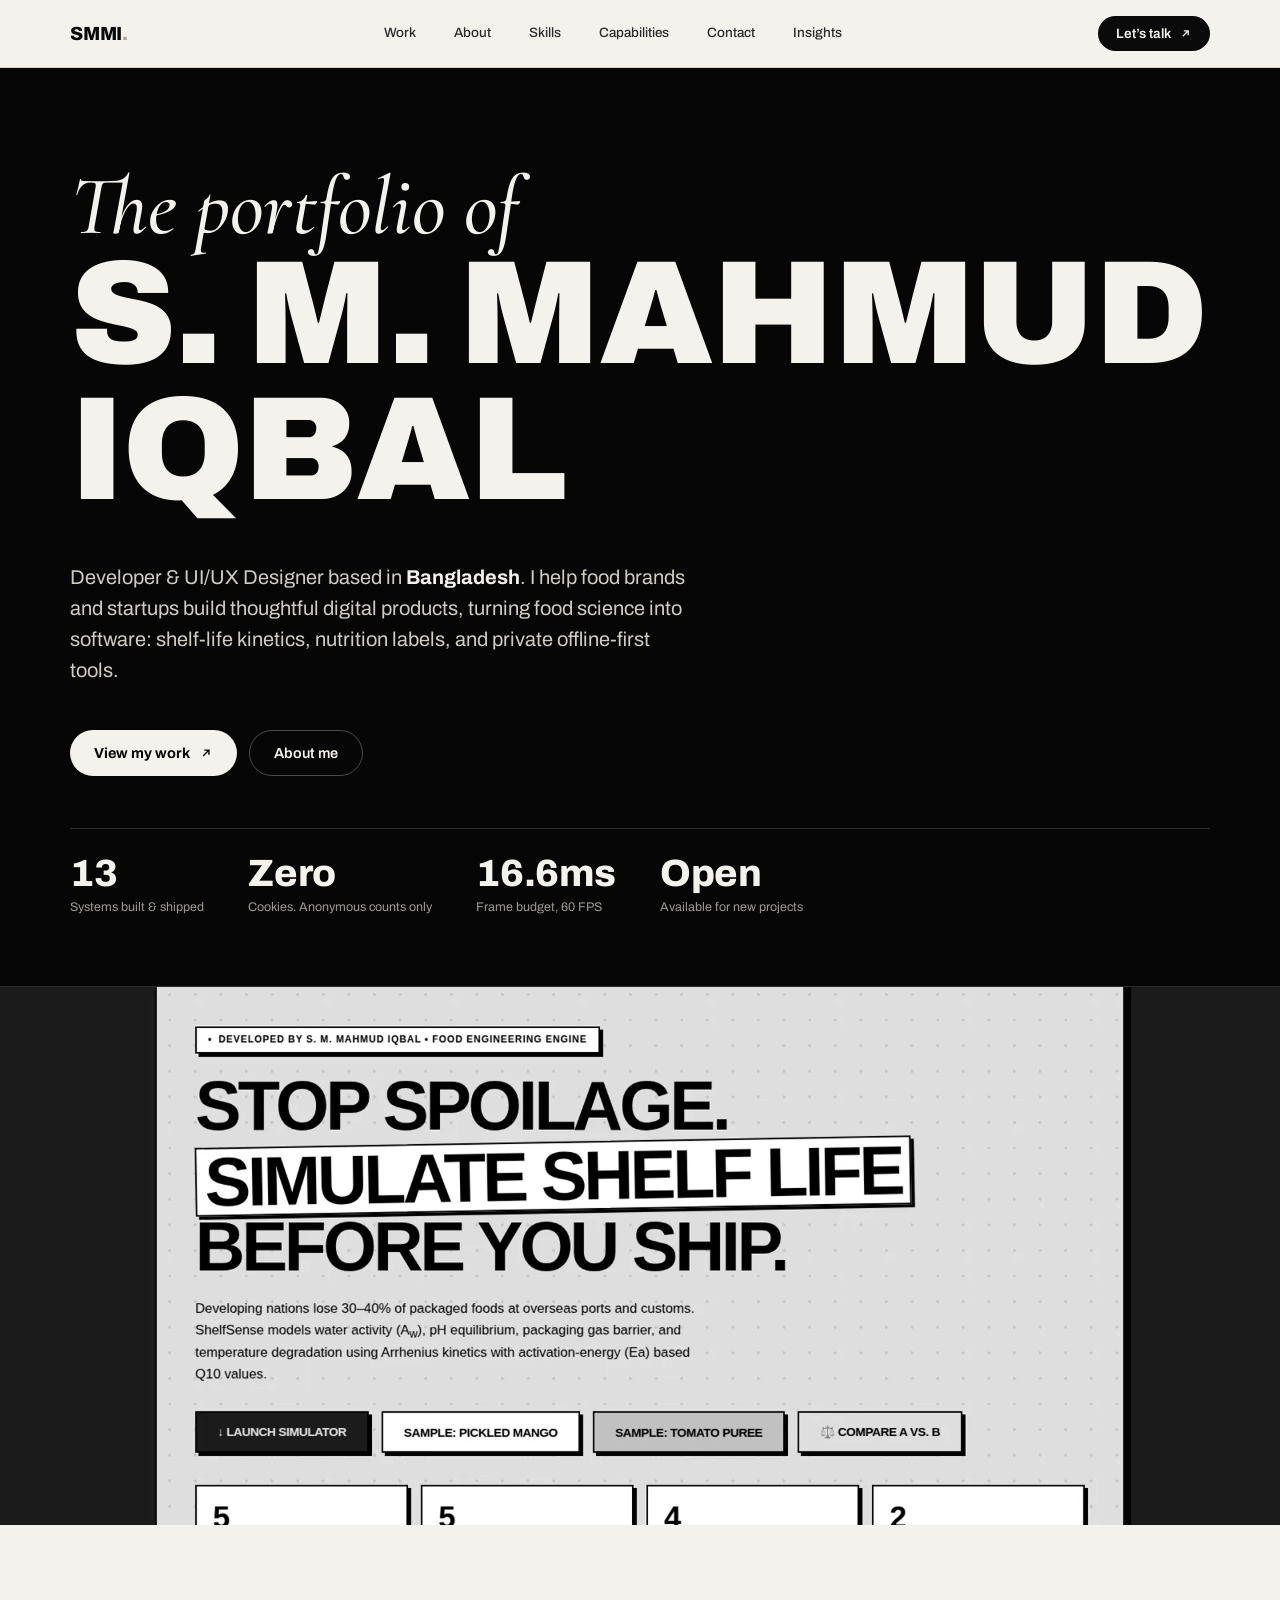
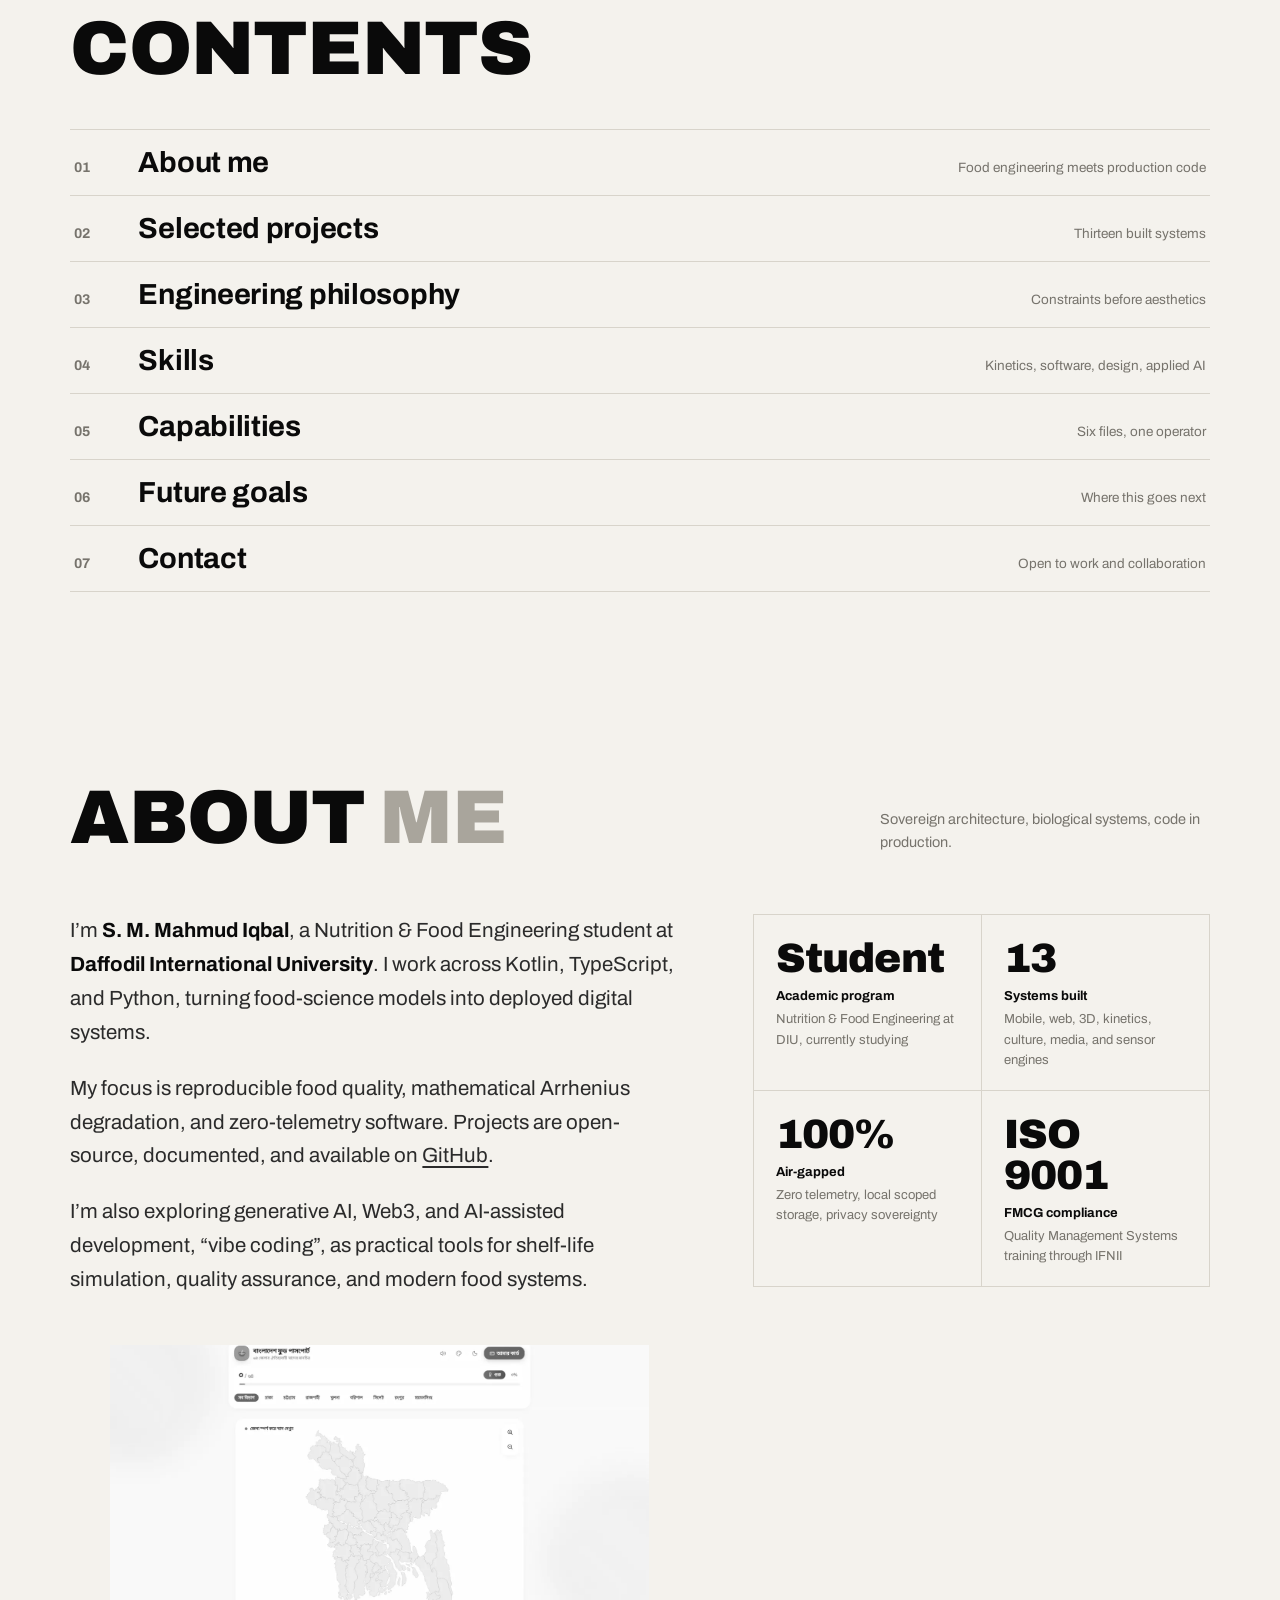
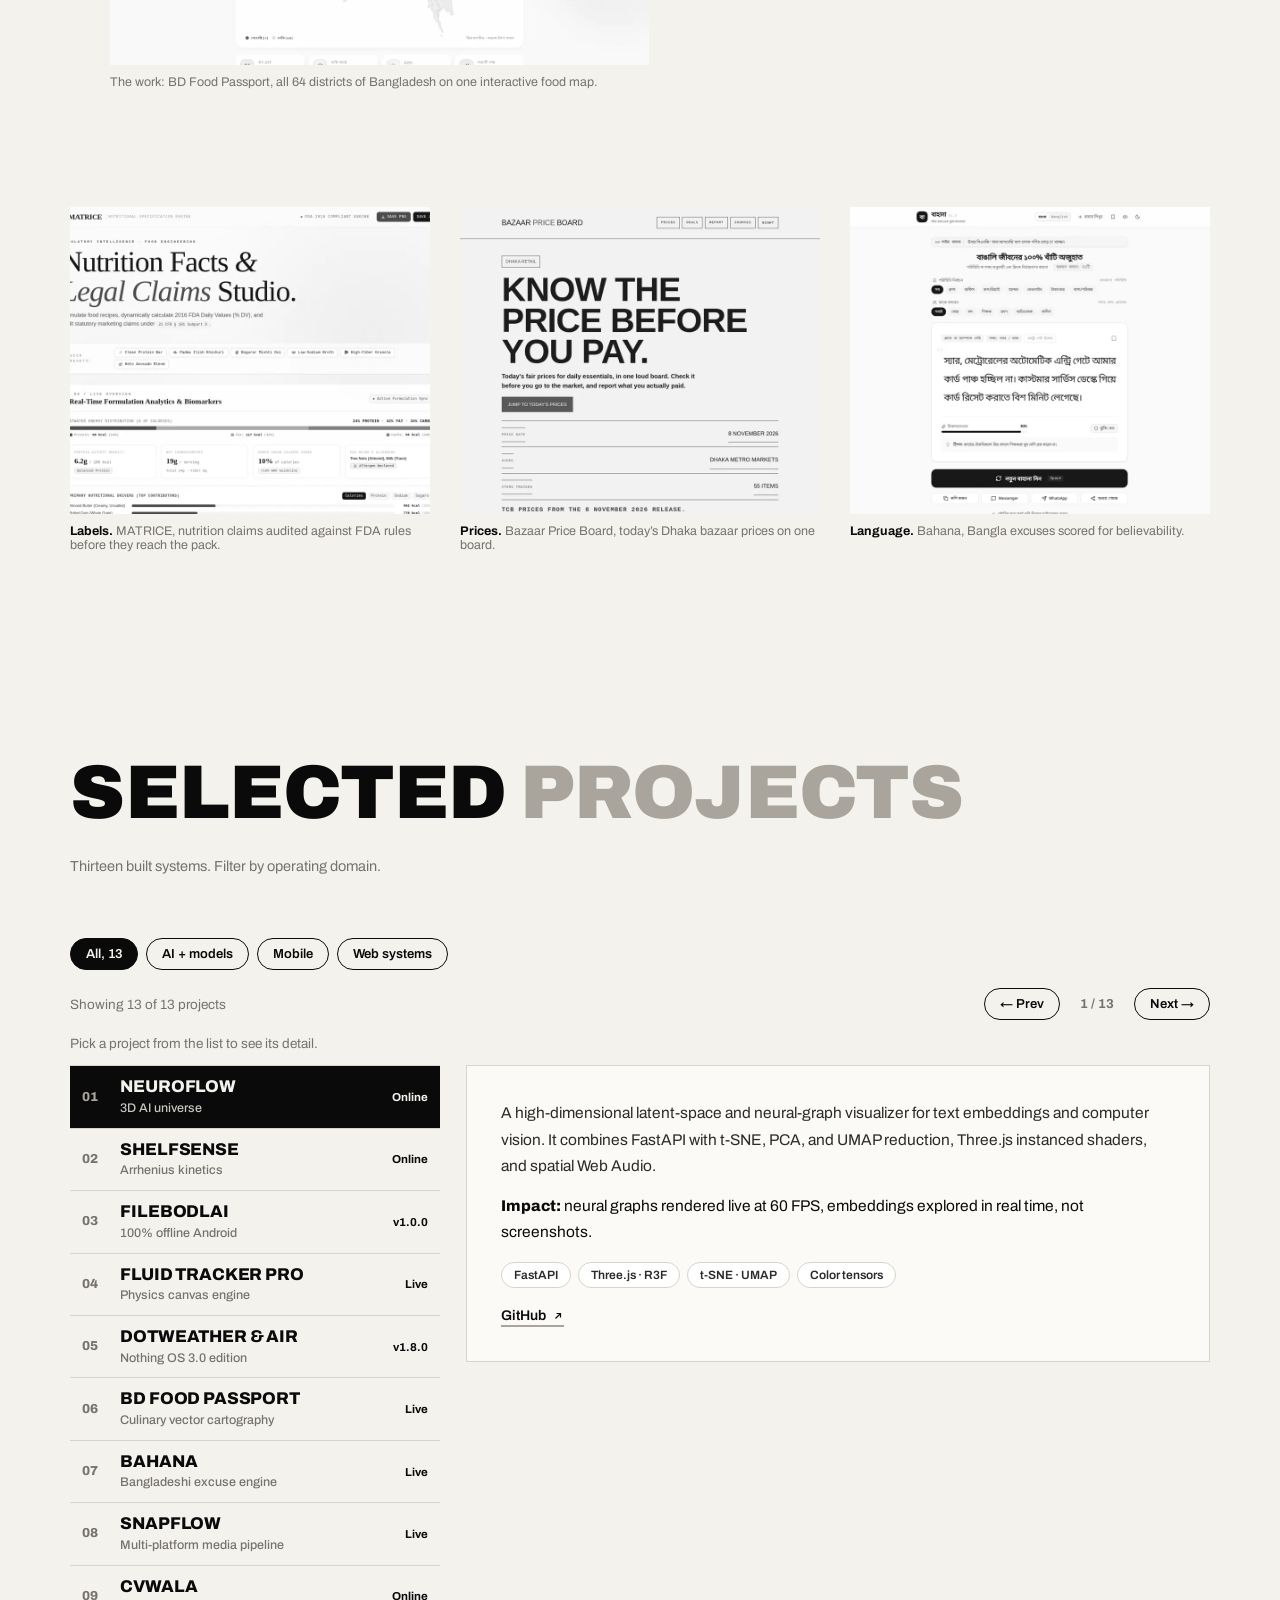
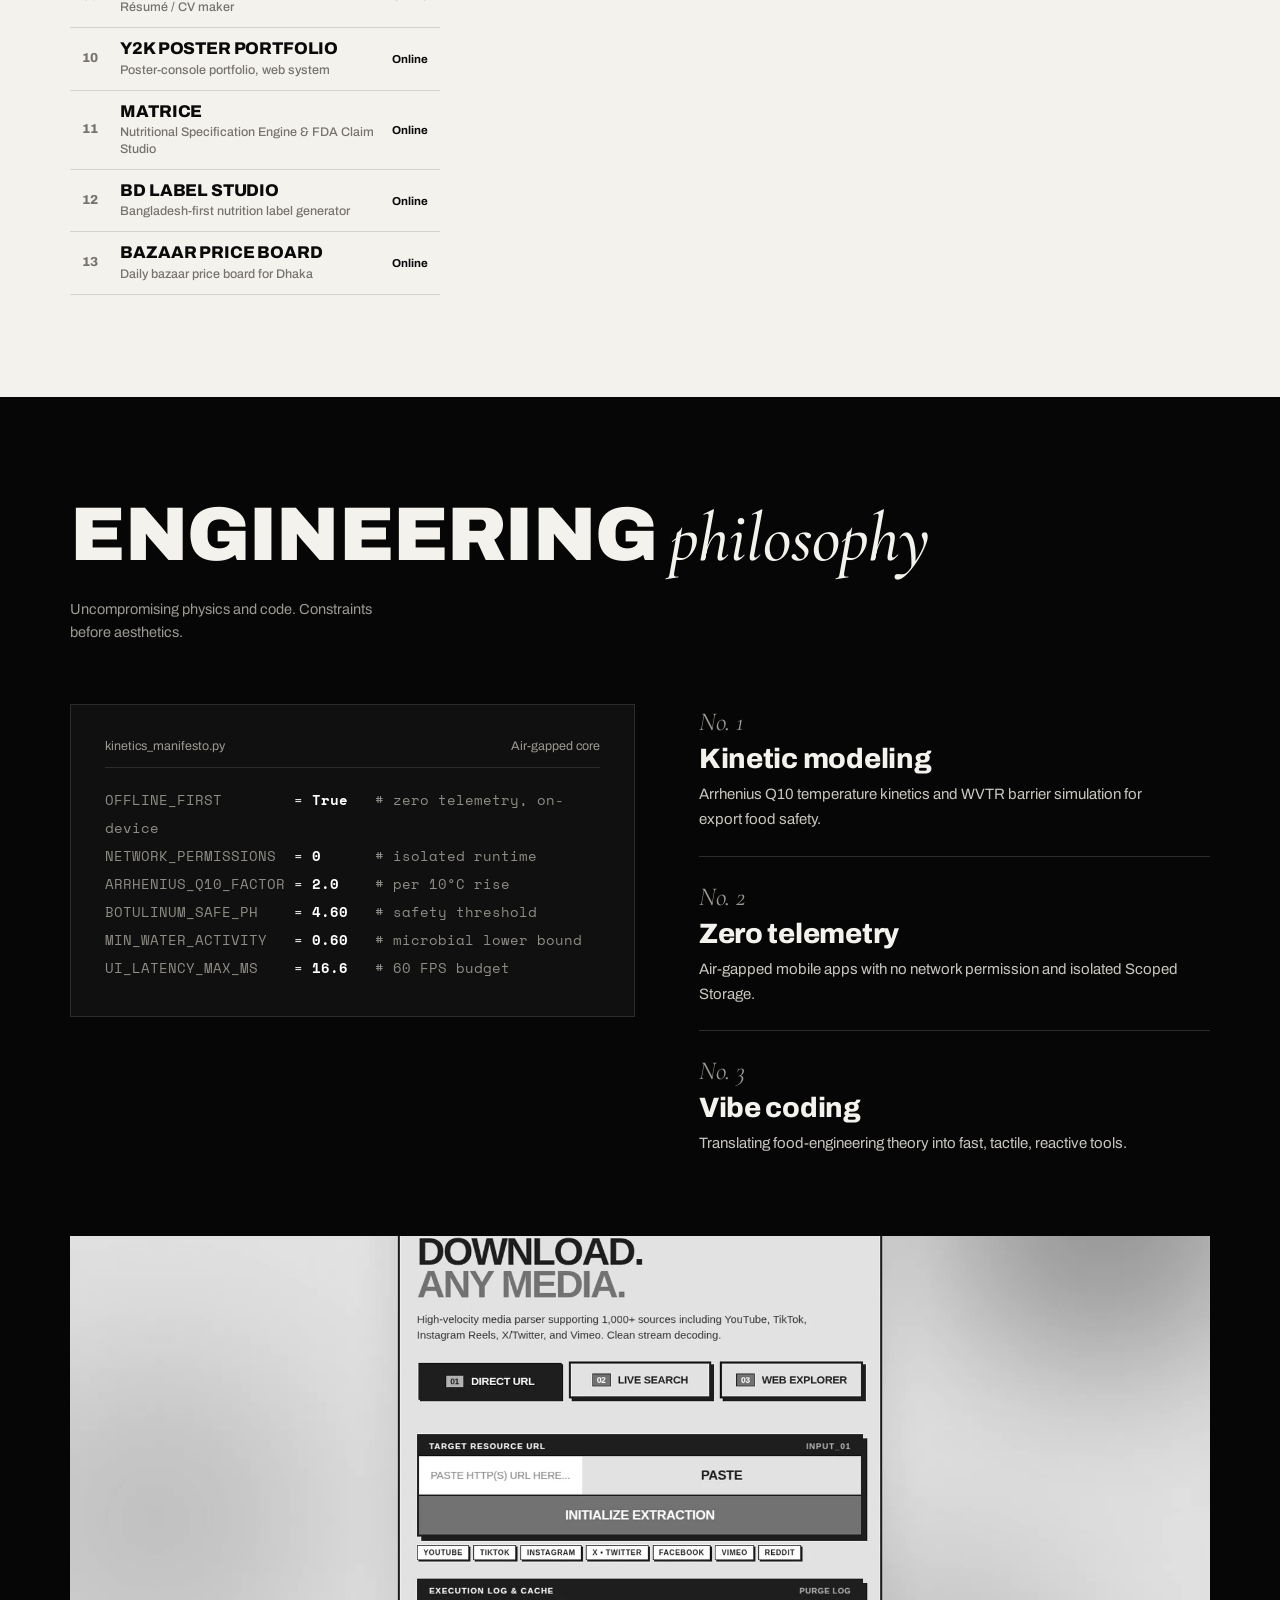
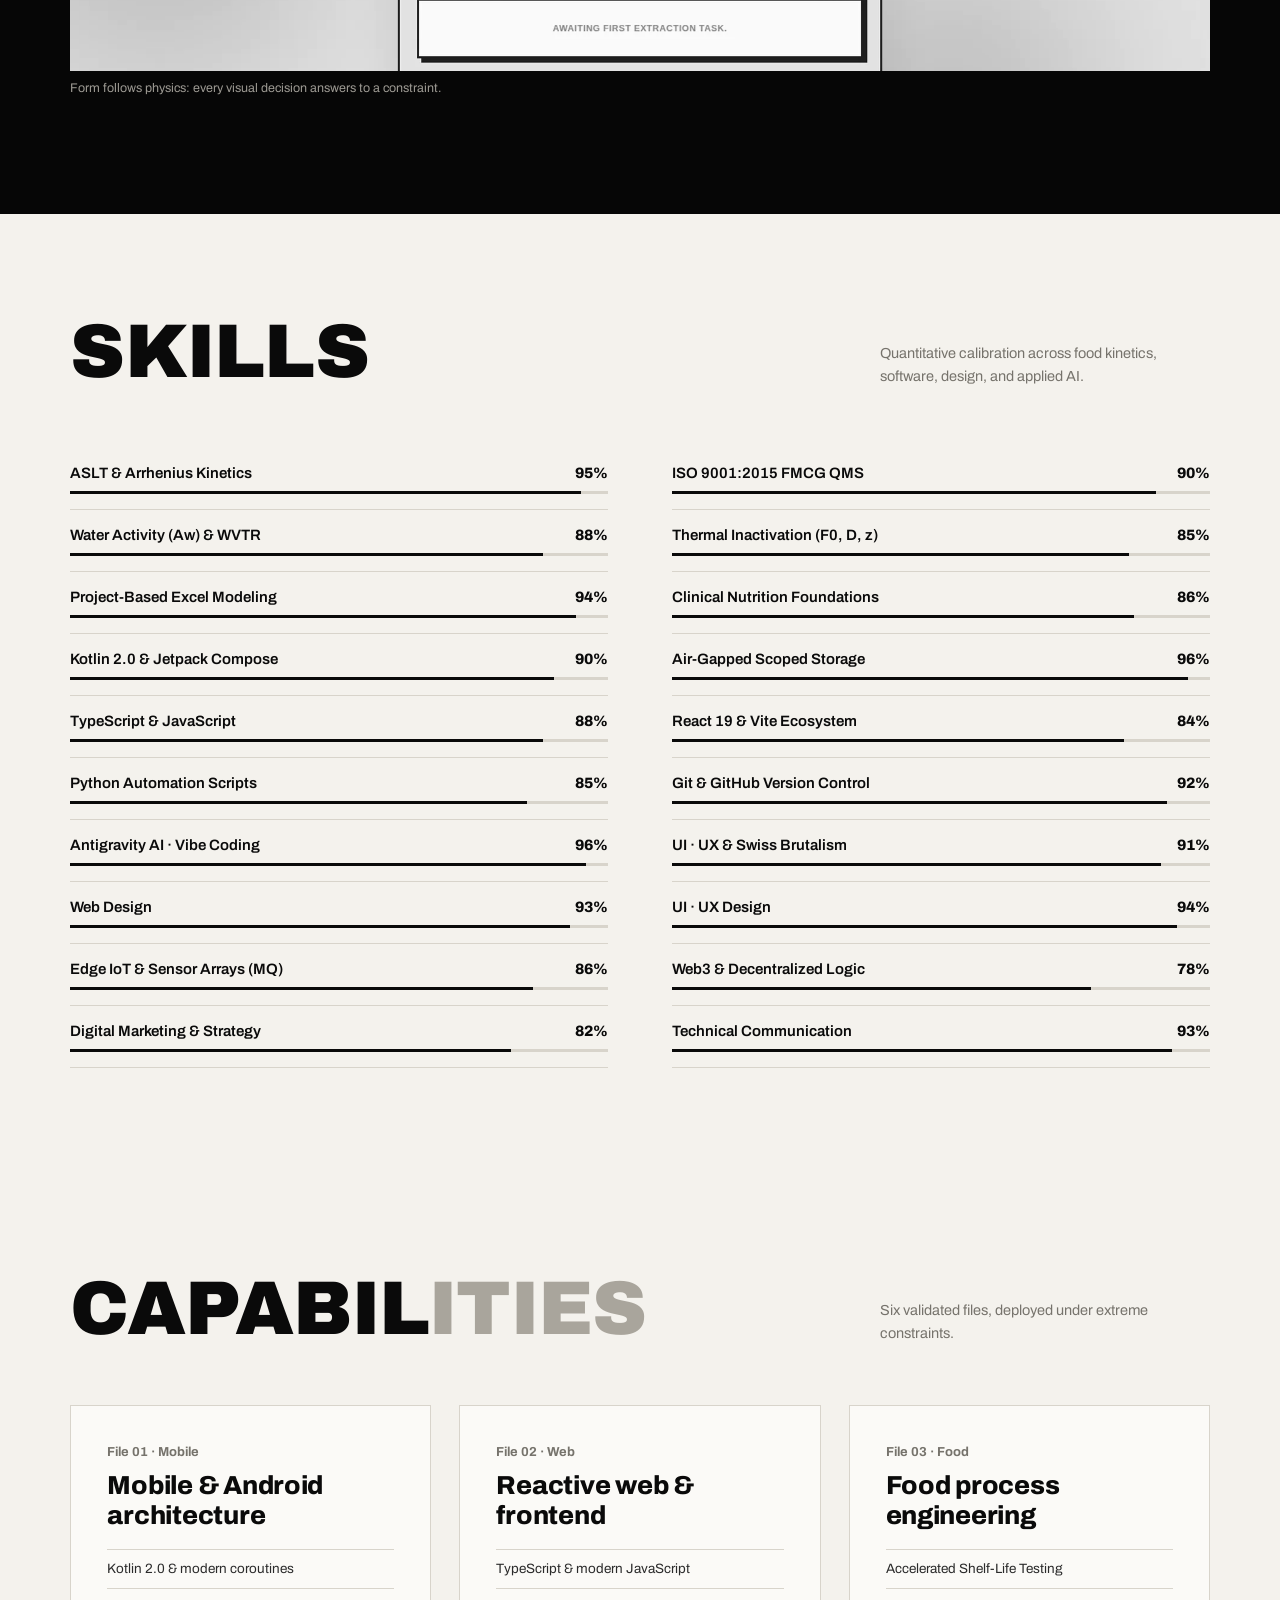
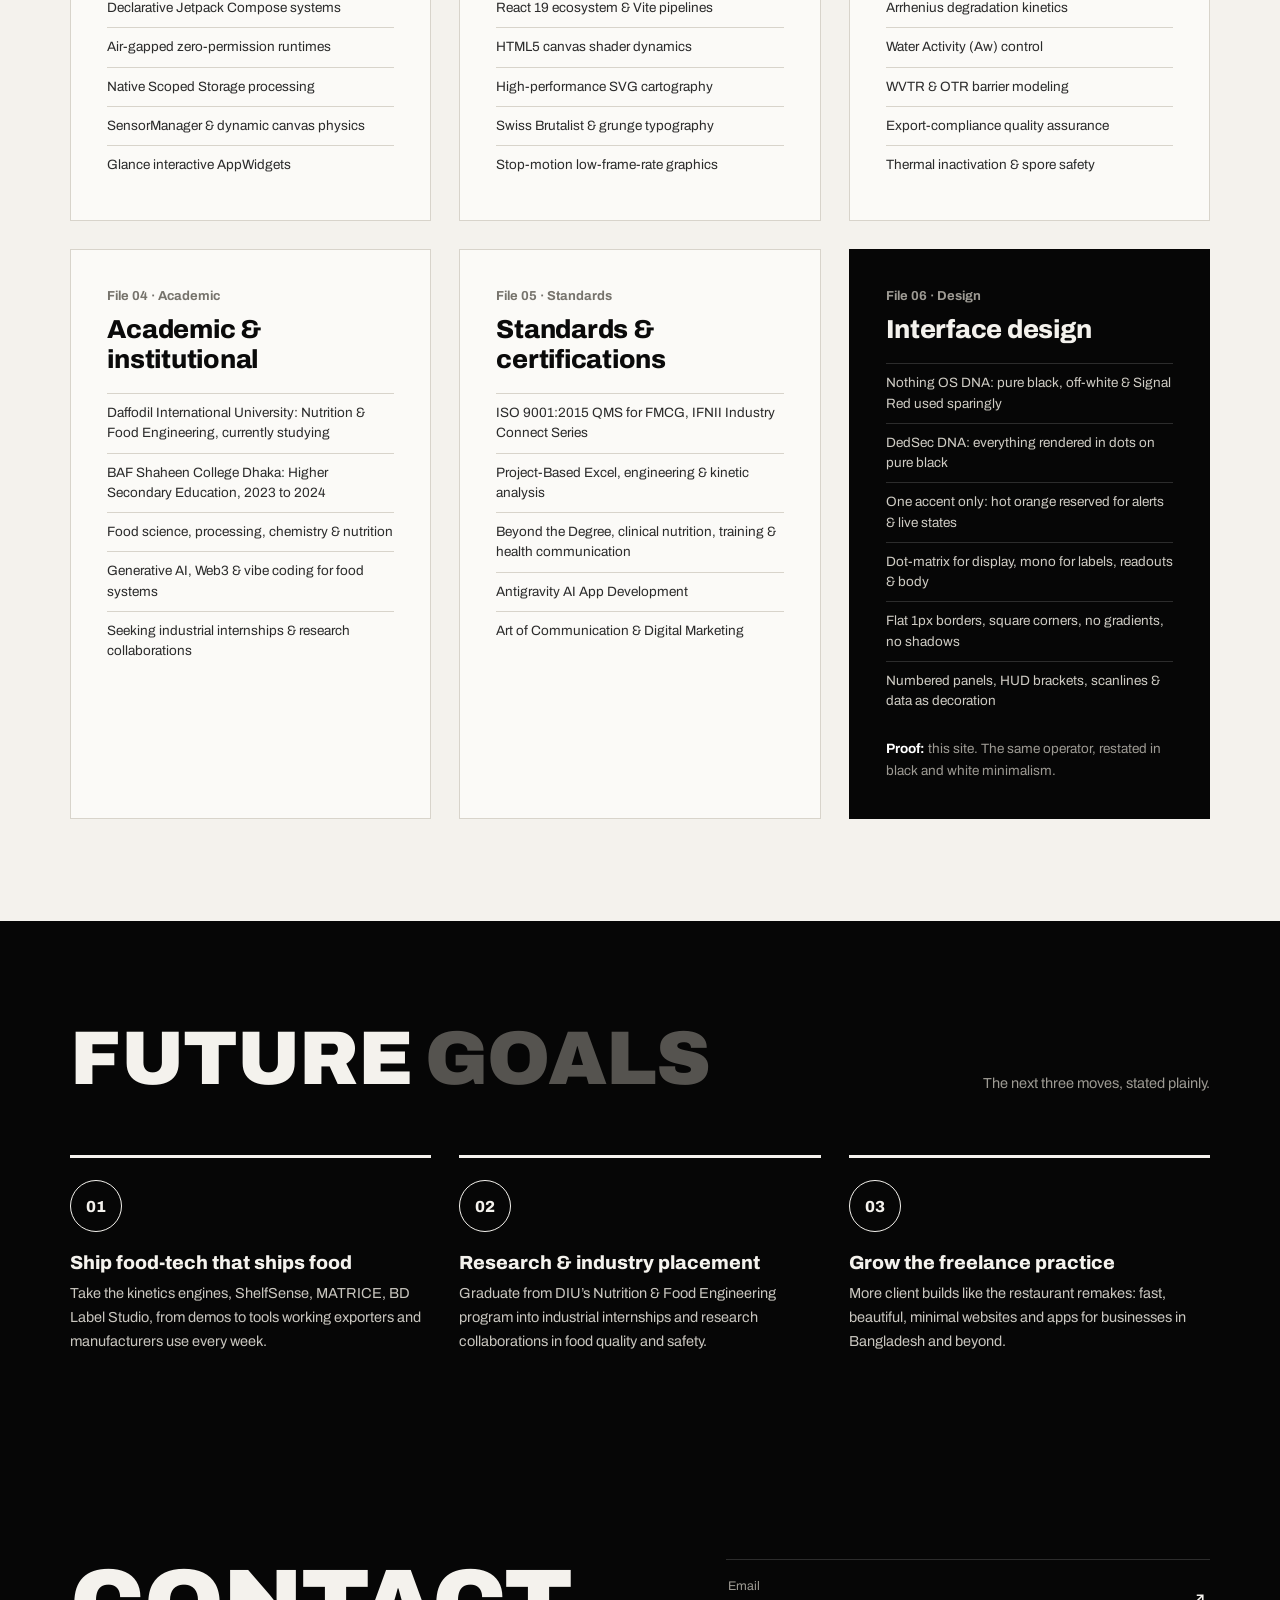
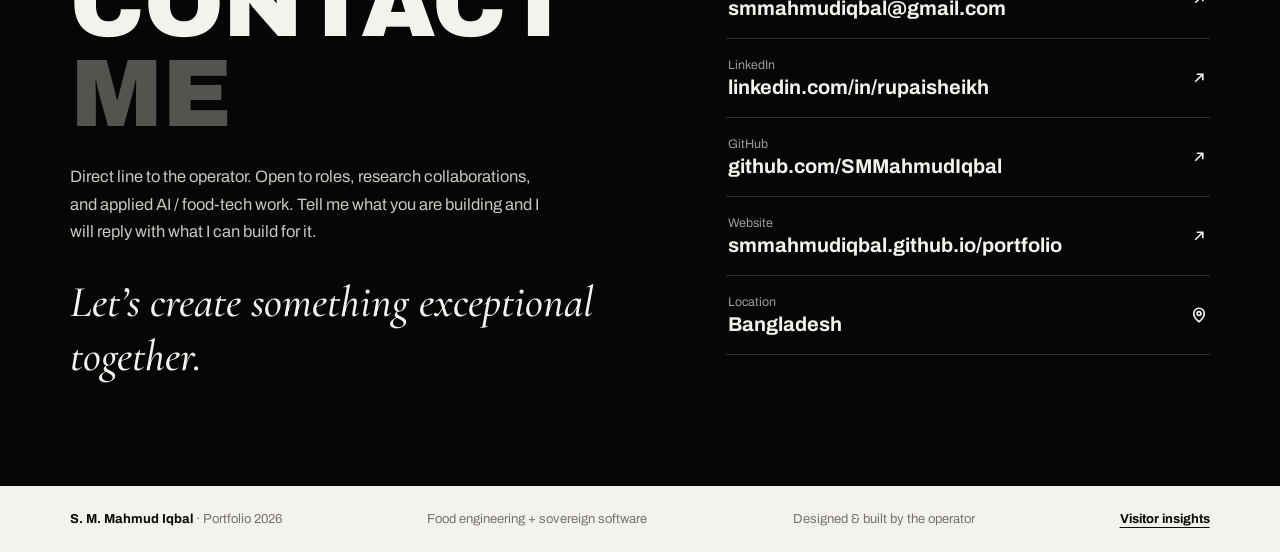
<file: portfolio.html>
<!doctype html>
<html lang="en">
<head>
  <meta charset="utf-8" />
  <meta name="viewport" content="width=device-width, initial-scale=1, viewport-fit=cover" />
  <meta name="color-scheme" content="light" />
  <link rel="icon" type="image/png" href="[data-uri]" />
  <link rel="apple-touch-icon" href="[data-uri]" />
  <title>S. M. Mahmud Iqbal, Portfolio</title>
  <meta name="description" content="Portfolio of S. M. Mahmud Iqbal: developer and UI/UX designer. Nutrition &amp; Food Engineering student at Daffodil International University building scientific software, offline-first Android, and web systems." />
  <meta property="og:type" content="website" />
  <meta property="og:title" content="S. M. Mahmud Iqbal, Portfolio" />
  <meta property="og:description" content="Developer and UI/UX designer turning food science into software. Thirteen built systems: kinetics, Android, web, applied AI." />
  <meta property="og:image" content="https://smmahmudiqbal.github.io/portfolio/assets/og-image.jpg" />
  <meta name="twitter:card" content="summary_large_image" />
  <meta name="twitter:title" content="S. M. Mahmud Iqbal, Portfolio" />
  <meta name="twitter:description" content="Developer and UI/UX designer turning food science into software." />
  <meta name="twitter:image" content="https://smmahmudiqbal.github.io/portfolio/assets/og-image.jpg" />
  <link rel="preconnect" href="https://fonts.googleapis.com">
  <link rel="preconnect" href="https://fonts.gstatic.com" crossorigin>
  <link href="https://fonts.googleapis.com/css2?family=Archivo:ital,wght@0,400;0,500;0,600;0,700;0,800;0,900;1,400&family=Cormorant+Garamond:ital,wght@1,500;1,600&family=Space+Mono:wght@400;700&display=swap" rel="stylesheet">
  <style>
    :root{
      color-scheme:light;
      --paper:#f4f2ed;
      --paper-2:#eceae4;
      --ink:#0a0a0a;
      --ink-soft:#2b2b2b;
      --grey:#76736c;
      --grey-2:#a9a59c;
      --line:#d8d4cb;
      --black:#060606;
      --black-2:#101010;
      --on-black:#f4f2ed;
      --on-black-grey:#9d9a93;
      --on-black-line:#2c2c2c;
      --pad:clamp(22px,5.5vw,84px);
      --max:1360px;
    }
    @media (prefers-color-scheme:dark){
      :root{color-scheme:dark}
    }
    *{box-sizing:border-box}
    html{scroll-behavior:smooth}
    body{margin:0;background:var(--paper);color:var(--ink);font-family:"Archivo",Helvetica,Arial,sans-serif;-webkit-font-smoothing:antialiased;overflow-x:hidden}
    ::selection{background:var(--ink);color:var(--paper)}
    a{color:inherit}
    button{font:inherit;color:inherit}
    a:focus-visible,button:focus-visible{outline:2px solid currentColor;outline-offset:4px}
    img{display:block;max-width:100%}
    .wrap{width:min(var(--max),100%);margin:0 auto}
    .script{font-family:"Cormorant Garamond",serif;font-style:italic;font-weight:500;text-transform:none;letter-spacing:0}
    .fade{opacity:1;transform:none}

    /* ---------- top bar ---------- */
    .topbar{position:sticky;top:0;z-index:40;background:var(--paper);border-bottom:1px solid var(--line)}
    .topbar-in{display:flex;align-items:center;justify-content:space-between;gap:20px;padding:16px var(--pad)}
    .brand{font-weight:800;font-size:19px;letter-spacing:-.02em;text-decoration:none;line-height:1}
    .brand span{color:var(--grey-2)}
    .topnav{display:flex;gap:clamp(16px,3vw,38px)}
    .topnav a{text-decoration:none;font-size:13.5px;font-weight:500;color:var(--ink-soft);padding:4px 0;border-bottom:2px solid transparent}
    .topnav a:hover{border-bottom-color:var(--ink)}
    .talk-btn{display:inline-flex;align-items:center;gap:8px;text-decoration:none;background:var(--ink);color:var(--paper);font-size:13.5px;font-weight:600;padding:10px 18px;border-radius:999px;white-space:nowrap}
    .talk-btn:hover{background:#000}
    .talk-btn svg{flex:none}

    /* ---------- cover (black) ---------- */
    .cover{background:var(--black);color:var(--on-black)}
    .cover-in{padding:clamp(52px,8vw,104px) var(--pad) clamp(44px,6vw,72px);position:relative}
    .cover-script{font-size:clamp(44px,6.5vw,84px);line-height:.9;color:var(--on-black);margin:0 0 2px}
    .cover h1{margin:0;font-size:clamp(58px,11.5vw,168px);line-height:.92;font-weight:900;letter-spacing:-.015em;text-transform:uppercase}
    .cover-sub{margin:clamp(26px,4vw,44px) 0 0;max-width:620px;font-size:clamp(16px,1.6vw,20px);line-height:1.55;color:#cfccc4}
    .cover-sub strong{color:var(--on-black);font-weight:700}
    .cover-meta{display:flex;flex-wrap:wrap;gap:14px 44px;margin-top:clamp(30px,4.5vw,52px);padding-top:26px;border-top:1px solid var(--on-black-line)}
    .cover-meta div{min-width:120px}
    .cover-meta b{display:block;font-size:clamp(26px,3vw,38px);font-weight:800;line-height:1;letter-spacing:-.01em}
    .cover-meta span{display:block;margin-top:7px;font-size:12.5px;color:var(--on-black-grey)}
    .cover-actions{display:flex;flex-wrap:wrap;gap:12px;margin-top:clamp(28px,4vw,44px)}
    .btn-light{display:inline-flex;align-items:center;gap:9px;background:var(--on-black);color:var(--black);text-decoration:none;font-weight:700;font-size:14.5px;padding:14px 24px;border-radius:999px}
    .btn-ghost{display:inline-flex;align-items:center;gap:9px;background:transparent;color:var(--on-black);border:1px solid #4a4a4a;text-decoration:none;font-weight:600;font-size:14.5px;padding:14px 24px;border-radius:999px}
    .btn-ghost:hover{border-color:var(--on-black)}
    .cover-img{border-top:1px solid var(--on-black-line)}
    .cover-img img{width:100%;height:clamp(240px,42vw,540px);object-fit:cover;filter:grayscale(1)}

    /* ---------- contents ---------- */
    .contents{padding:clamp(48px,7vw,88px) var(--pad)}
    .contents h2,.sec-head h2{margin:0;font-size:clamp(38px,6vw,76px);font-weight:900;text-transform:uppercase;letter-spacing:-.01em;line-height:.95}
    .contents h2 .grey,.sec-head h2 .grey{color:var(--grey-2)}
    .toc{margin:clamp(28px,4vw,44px) 0 0;padding:0;list-style:none}
    .toc li{border-top:1px solid var(--line)}
    .toc li:last-child{border-bottom:1px solid var(--line)}
    .toc a{display:flex;align-items:baseline;gap:clamp(16px,3vw,34px);padding:17px 4px;text-decoration:none}
    .toc .n{font-size:14px;font-weight:700;color:var(--grey);min-width:30px}
    .toc .t{font-size:clamp(19px,2.6vw,29px);font-weight:700;letter-spacing:-.01em}
    .toc .d{margin-left:auto;font-size:13.5px;color:var(--grey);text-align:right}
    .toc a:hover .t{text-decoration:underline;text-underline-offset:5px}

    /* ---------- sections shared ---------- */
    section{scroll-margin-top:70px}
    .sec{padding:clamp(56px,8vw,110px) var(--pad)}
    .sec-head{display:flex;align-items:flex-end;justify-content:space-between;gap:26px;flex-wrap:wrap;margin-bottom:clamp(34px,5vw,60px)}
    .sec-head p{margin:0;max-width:330px;font-size:14.5px;line-height:1.6;color:var(--grey)}
    .sec-dark{background:var(--black);color:var(--on-black)}
    .sec-dark .sec-head p{color:var(--on-black-grey)}
    .sec-dark .sec-head h2 .grey{color:#55534f}

    /* ---------- about ---------- */
    .about-grid{display:grid;grid-template-columns:1.15fr .85fr;gap:clamp(34px,5vw,76px);align-items:start}
    .about-copy p{margin:0 0 22px;font-size:clamp(16.5px,1.7vw,20.5px);line-height:1.65;color:var(--ink-soft)}
    .about-copy p strong{color:var(--ink)}
    .about-copy a{text-underline-offset:4px}
    .about-copy p:last-child{margin-bottom:0}
    .about-img{margin-top:clamp(30px,4vw,48px)}
    .about-img img{width:100%;height:clamp(200px,26vw,320px);object-fit:cover;filter:grayscale(1)}
    .about-img figcaption{margin-top:10px;font-size:12.5px;color:var(--grey)}
    .facts{display:grid;grid-template-columns:1fr 1fr;gap:1px;background:var(--line);border:1px solid var(--line)}
    .fact{background:var(--paper);padding:24px 22px 20px}
    .fact b{display:block;font-size:clamp(28px,3.2vw,42px);font-weight:900;line-height:1;letter-spacing:-.02em}
    .fact span{display:block;margin-top:9px;font-size:13px;font-weight:700}
    .fact p{margin:6px 0 0;font-size:13px;line-height:1.55;color:var(--grey)}

    /* ---------- gallery ---------- */
    .gallery{display:grid;grid-template-columns:repeat(3,1fr);gap:clamp(14px,2.4vw,30px);padding:0 var(--pad) clamp(56px,8vw,110px)}
    .gallery figure{margin:0}
    .gallery img{width:100%;height:clamp(190px,24vw,330px);object-fit:cover;filter:grayscale(1)}
    .gallery figcaption{margin-top:10px;font-size:12.5px;color:var(--grey)}
    .gallery figcaption b{color:var(--ink);font-weight:700}

    /* ---------- work ---------- */
    .filters{display:flex;flex-wrap:wrap;gap:8px;margin-bottom:18px}
    .filter{padding:8px 15px;border:1px solid var(--ink);border-radius:999px;background:transparent;font-size:13px;font-weight:600;cursor:pointer}
    .filter:hover{background:var(--paper-2)}
    .filter[aria-pressed="true"]{background:var(--ink);color:var(--paper)}
    .work-toolbar{display:flex;align-items:center;justify-content:space-between;gap:14px 20px;flex-wrap:wrap;margin:0 0 16px}
    .count-line{font-size:13.5px;color:var(--grey);margin:0}
    .proj-nav{display:flex;align-items:center;gap:10px}
    .proj-nav-btn{padding:8px 15px;border:1px solid var(--ink);border-radius:999px;background:transparent;font-size:13px;font-weight:600;cursor:pointer}
    .proj-nav-btn:hover{background:var(--ink);color:var(--paper)}
    .proj-nav-btn:disabled{opacity:.35;cursor:default}
    .proj-nav-btn:disabled:hover{background:transparent;color:var(--ink)}
    .proj-pos{font-size:13px;font-weight:700;color:var(--grey);min-width:54px;text-align:center}
    #projects{position:relative;--index-w:min(370px,35%)}
    .project{padding:0}
    .project.hidden{display:none}
    .project-top{display:flex;align-items:center;gap:12px;width:var(--index-w);padding:11px 12px;border-top:1px solid var(--line);cursor:pointer}
    .project:last-of-type .project-top{border-bottom:1px solid var(--line)}
    .project-top:hover{background:var(--paper-2)}
    .project-top:focus-visible{outline:2px solid var(--ink);outline-offset:3px}
    .project.is-selected .project-top{background:var(--ink);color:var(--paper)}
    .project.is-selected .project-top:hover{background:var(--ink)}
    .p-num{font-size:13px;font-weight:800;line-height:1;color:var(--grey);min-width:2em;flex:none}
    .project.is-selected .p-num{color:var(--grey-2)}
    .project-top>div{min-width:0;flex:1}
    .project h3{margin:0;font-size:17px;font-weight:800;line-height:1.15;letter-spacing:-.01em;text-transform:uppercase}
    .p-sub{margin:3px 0 0;font-size:12.5px;line-height:1.35;color:var(--grey);font-weight:500}
    .project.is-selected .p-sub{color:#c9c6bf}
    .p-status{margin:0;flex:none;text-align:right;font-size:11.5px;font-weight:700;color:var(--ink)}
    .p-status span{display:none}
    .project.is-selected .p-status{color:var(--paper)}
    .p-body{display:none}
    .project.is-selected .p-body{display:block;position:absolute;top:0;left:calc(var(--index-w) + 26px);right:0;background:#fbfaf7;border:1px solid var(--line);padding:clamp(22px,3vw,34px);z-index:2}
    .p-desc{margin:0;font-size:15.5px;line-height:1.7;color:var(--ink-soft)}
    .p-impact{margin:14px 0 0;font-size:15.5px;line-height:1.65}
    .p-impact b{font-weight:800}
    .p-tags{display:flex;flex-wrap:wrap;gap:7px;margin-top:18px}
    .p-tags span{font-size:12px;font-weight:600;border:1px solid var(--line);border-radius:999px;padding:5px 12px;color:var(--ink-soft);background:#fff}
    .p-links{display:flex;flex-wrap:wrap;gap:10px 26px;margin-top:20px}
    .p-links a{font-size:14px;font-weight:700;text-decoration:none;border-bottom:2px solid var(--ink);padding-bottom:2px;display:inline-flex;align-items:center;gap:6px}
    .p-links a.src{border-bottom-color:var(--grey-2);font-weight:600}
    .p-links a:hover{border-bottom-color:var(--grey-2)}
    .p-links a.src:hover{border-bottom-color:var(--ink)}
    @media(max-width:960px){
      #projects{--index-w:100%}
      .project-top{width:100%}
      .project.is-selected .p-body{position:static;border-left:0;border-right:0;padding:20px 14px 24px}
    }

    /* ---------- philosophy / axioms (black) ---------- */
    .axiom-grid{display:grid;grid-template-columns:1.05fr .95fr;gap:clamp(34px,5vw,72px);align-items:start}
    .codeblock{background:var(--black-2);border:1px solid var(--on-black-line);padding:clamp(22px,3vw,34px)}
    .codeblock .cb-head{display:flex;justify-content:space-between;gap:14px;padding-bottom:14px;margin-bottom:18px;border-bottom:1px solid var(--on-black-line);font-size:12.5px;color:var(--on-black-grey)}
    .codeblock pre{margin:0;font-family:"Space Mono",monospace;font-size:clamp(11.5px,1.25vw,14px);line-height:2;color:var(--on-black);white-space:pre-wrap;word-break:break-word}
    .codeblock .k{color:#8f8c85}
    .codeblock .v{color:#fff;font-weight:700}
    .axiom{padding:24px 0;border-top:1px solid var(--on-black-line)}
    .axiom:first-child{padding-top:2px;border-top:0}
    .axiom .a-num{font-family:"Cormorant Garamond",serif;font-style:italic;font-size:26px;color:var(--on-black-grey)}
    .axiom h3{margin:6px 0 8px;font-size:clamp(21px,2.4vw,28px);font-weight:800;letter-spacing:-.01em}
    .axiom p{margin:0;font-size:15px;line-height:1.65;color:#c9c6bf;max-width:480px}
    .phil-img{margin-top:clamp(34px,5vw,56px)}
    .phil-img img{width:100%;height:clamp(220px,34vw,440px);object-fit:cover;filter:grayscale(1)}
    .phil-img figcaption{margin-top:10px;font-size:12.5px;color:var(--on-black-grey)}

    /* ---------- skills ---------- */
    .skills-grid{display:grid;grid-template-columns:1fr 1fr;gap:0 clamp(30px,5vw,72px)}
    .skill{padding:17px 0 15px;border-bottom:1px solid var(--line)}
    .skill-top{display:flex;justify-content:space-between;align-items:baseline;gap:16px;margin-bottom:10px}
    .skill-top span{font-size:15px;font-weight:600}
    .skill-top b{font-size:15px;font-weight:800}
    .meter{height:3px;background:var(--line)}
    .meter i{display:block;height:100%;width:0;background:var(--ink);transition:width 1s cubic-bezier(.2,.7,.2,1)}

    /* ---------- capabilities ---------- */
    .caps{display:grid;grid-template-columns:repeat(3,1fr);gap:clamp(16px,2.4vw,28px)}
    .cap{border:1px solid var(--line);background:#fbfaf7;padding:clamp(24px,3vw,36px)}
    .cap.dark{background:var(--black);color:var(--on-black);border-color:var(--black)}
    .cap .c-num{font-size:13px;font-weight:700;color:var(--grey)}
    .cap.dark .c-num{color:var(--on-black-grey)}
    .cap h3{margin:12px 0 18px;font-size:clamp(20px,2.2vw,26px);font-weight:800;line-height:1.15;letter-spacing:-.01em}
    .cap ul{list-style:none;margin:0;padding:0}
    .cap li{padding:9px 0;border-top:1px solid var(--line);font-size:13.5px;line-height:1.5;color:var(--ink-soft)}
    .cap.dark li{border-top-color:var(--on-black-line);color:#cfccc4}
    .cap .proof{margin:18px 0 0;font-size:13.5px;line-height:1.6;color:var(--grey)}
    .cap .proof b{color:var(--ink)}

    /* ---------- future goals ---------- */
    .goals{display:grid;grid-template-columns:repeat(3,1fr);gap:clamp(16px,2.4vw,28px)}
    .goal{border-top:3px solid var(--on-black);padding-top:22px}
    .goal .g-num{width:52px;height:52px;border:1.5px solid var(--on-black);border-radius:50%;display:flex;align-items:center;justify-content:center;font-weight:800;font-size:16px;margin-bottom:20px}
    .goal h3{margin:0 0 9px;font-size:19px;font-weight:800}
    .goal p{margin:0;font-size:14.5px;line-height:1.65;color:#c9c6bf}

    /* ---------- contact (black) ---------- */
    .contact-grid{display:grid;grid-template-columns:1.1fr .9fr;gap:clamp(34px,5vw,76px);align-items:start}
    .contact h2{margin:0;font-size:clamp(44px,7.5vw,104px);font-weight:900;text-transform:uppercase;line-height:.94;letter-spacing:-.015em}
    .contact h2 .grey{color:#55534f}
    .contact .lead{margin:24px 0 0;max-width:480px;font-size:16.5px;line-height:1.65;color:#c9c6bf}
    .contact-rows{border-top:1px solid var(--on-black-line)}
    .contact-rows a{display:flex;align-items:center;justify-content:space-between;gap:18px;padding:19px 2px;border-bottom:1px solid var(--on-black-line);text-decoration:none}
    .contact-rows .cl span{display:block;font-size:12.5px;color:var(--on-black-grey);margin-bottom:4px}
    .contact-rows .cl b{font-size:clamp(16px,2vw,20px);font-weight:700;word-break:break-all}
    .contact-rows a:hover .cl b{text-decoration:underline;text-underline-offset:5px}
    .contact-rows svg{flex:none}

    footer{padding:26px var(--pad);display:flex;flex-wrap:wrap;gap:10px 30px;justify-content:space-between;font-size:13px;color:var(--grey)}
    footer b{color:var(--ink);font-weight:700}
    .insights-link{background:none;border:0;padding:0;font-size:13px;font-weight:700;color:var(--ink);cursor:pointer;text-decoration:underline;text-underline-offset:4px}

    /* ---------- insights ---------- */
    .insights{border-top:1px solid var(--line)}
    .insights[hidden]{display:none}
    .ins-head{display:flex;align-items:flex-end;justify-content:space-between;gap:24px;flex-wrap:wrap;margin-bottom:30px}
    .ins-head h2{margin:0;font-size:clamp(38px,6vw,76px);font-weight:900;text-transform:uppercase;letter-spacing:-.01em;line-height:.95}
    .ins-head h2 .grey{color:var(--grey-2)}
    .ins-head p{margin:10px 0 0;max-width:460px;font-size:14.5px;line-height:1.6;color:var(--grey)}
    .ins-actions{display:flex;gap:10px;flex-wrap:wrap}
    .ins-btn{padding:10px 19px;border:1px solid var(--ink);border-radius:999px;background:var(--ink);color:var(--paper);font-size:13.5px;font-weight:600;cursor:pointer}
    .ins-btn.ghost{background:transparent;color:var(--ink)}
    .ins-btn:hover{opacity:.85}
    .ins-status{font-size:13.5px;color:var(--grey);margin:0 0 22px}
    .ins-status b{color:var(--ink)}
    .ins-cards{display:grid;grid-template-columns:repeat(4,1fr);gap:1px;background:var(--line);border:1px solid var(--line);margin-bottom:clamp(30px,4vw,48px)}
    .ins-card{background:var(--paper);padding:24px 22px 20px}
    .ins-card b{display:block;font-size:clamp(32px,4vw,52px);font-weight:900;line-height:1;letter-spacing:-.02em}
    .ins-card span{display:block;margin-top:9px;font-size:13px;font-weight:700}
    .ins-card p{margin:6px 0 0;font-size:13px;line-height:1.55;color:var(--grey)}
    .ins-grid{display:grid;grid-template-columns:1fr 1fr;gap:clamp(28px,4vw,56px)}
    .ins-block h3{margin:0 0 6px;font-size:20px;font-weight:800;letter-spacing:-.01em}
    .ins-block .ins-sub{margin:0 0 18px;font-size:13.5px;color:var(--grey);line-height:1.55}
    .ins-list{list-style:none;margin:0;padding:0}
    .ins-row{padding:11px 0;border-top:1px solid var(--line)}
    .ins-row:last-child{border-bottom:1px solid var(--line)}
    .ins-row-top{display:flex;justify-content:space-between;align-items:baseline;gap:16px}
    .ins-row-top .name{font-size:14.5px;font-weight:700}
    .ins-row-top .val{font-size:14.5px;font-weight:800;white-space:nowrap}
    .ins-row-top .val small{font-weight:500;color:var(--grey);font-size:12.5px}
    .ins-bar{height:3px;background:var(--line);margin-top:8px}
    .ins-bar i{display:block;height:100%;background:var(--ink)}
    .ins-empty{padding:16px 0;border-top:1px solid var(--line);font-size:14px;color:var(--grey);line-height:1.6}
    .device-split{display:flex;height:14px;background:var(--paper-2);border:1px solid var(--line);overflow:hidden;margin-top:6px}
    .device-split i{display:block;height:100%;background:var(--ink)}
    .device-legend{display:flex;gap:28px;flex-wrap:wrap;margin-top:14px}
    .device-legend div b{display:block;font-size:26px;font-weight:900;line-height:1}
    .device-legend div span{display:block;margin-top:6px;font-size:12.5px;color:var(--grey);font-weight:600}

    /* ---------- responsive ---------- */
    @media(max-width:1020px){
      .caps{grid-template-columns:1fr 1fr}
      .about-grid,.axiom-grid,.contact-grid{grid-template-columns:1fr}
      .ins-grid{grid-template-columns:1fr}
      .ins-cards{grid-template-columns:1fr 1fr}
    }
    @media(max-width:680px){
      .topnav{display:none}
      .toc .d{display:none}
      .gallery{grid-template-columns:1fr}
      .gallery img{height:230px}
      .facts{grid-template-columns:1fr 1fr}
      .p-status{display:none}
      .p-num{min-width:2em;font-size:13px}
      .project-top{gap:10px}
      .work-toolbar{margin-bottom:12px}
      .skills-grid{grid-template-columns:1fr}
      .caps{grid-template-columns:1fr}
      .goals{grid-template-columns:1fr}
      .ins-cards{grid-template-columns:1fr 1fr}
      .cover-actions .btn-light,.cover-actions .btn-ghost{width:100%;justify-content:center}
    }
    @media(prefers-reduced-motion:reduce){
      html{scroll-behavior:auto}
      .fade{opacity:1;transform:none;transition:none}
      .meter i{transition:none}
      *,*:before,*:after{animation-duration:.001ms!important;transition-duration:.001ms!important}
    }
  </style>
</head>
<body>
  <header class="topbar">
    <div class="wrap topbar-in">
      <a class="brand" href="#top">SMMI<span>.</span></a>
      <nav class="topnav" aria-label="Sections">
        <a href="#work">Work</a>
        <a href="#about">About</a>
        <a href="#skills">Skills</a>
        <a href="#capabilities">Capabilities</a>
        <a href="#contact">Contact</a>
        <a href="#insights" data-insights-open>Insights</a>
      </nav>
      <a class="talk-btn" href="mailto:smmahmudiqbal@gmail.com">Let&rsquo;s talk <svg width="13" height="13" viewBox="0 0 24 24" fill="none" stroke="currentColor" stroke-width="2.4" aria-hidden="true"><path d="M7 17L17 7M9 7h8v8"/></svg></a>
    </div>
  </header>

  <main id="top">
    <!-- COVER -->
    <div class="cover">
      <div class="wrap cover-in">
        <p class="script cover-script">The portfolio of</p>
        <h1>S. M. Mahmud<br>Iqbal</h1>
        <p class="cover-sub">Developer &amp; UI/UX Designer based in <strong>Bangladesh</strong>. I help food brands and startups build thoughtful digital products, turning food science into software: shelf-life kinetics, nutrition labels, and private offline-first tools.</p>
        <div class="cover-actions">
          <a class="btn-light" href="#work">View my work <svg width="14" height="14" viewBox="0 0 24 24" fill="none" stroke="currentColor" stroke-width="2.4" aria-hidden="true"><path d="M7 17L17 7M9 7h8v8"/></svg></a>
          <a class="btn-ghost" href="#about">About me</a>
        </div>
        <div class="cover-meta">
          <div><b>13</b><span>Systems built &amp; shipped</span></div>
          <div><b>Zero</b><span>Cookies. Anonymous counts only</span></div>
          <div><b>16.6ms</b><span>Frame budget, 60 FPS</span></div>
          <div><b>Open</b><span>Available for new projects</span></div>
        </div>
      </div>
      <div class="wrap cover-img">
        <img src="[data-uri]" alt="Black and white screenshot of ShelfSense, his predictive shelf-life engine: Stop spoilage. Simulate shelf life before you ship." fetchpriority="high">
      </div>
    </div>

    <!-- CONTENTS -->
    <div class="wrap contents fade">
      <h2>Contents</h2>
      <ol class="toc">
        <li><a href="#about"><span class="n">01</span><span class="t">About me</span><span class="d">Food engineering meets production code</span></a></li>
        <li><a href="#work"><span class="n">02</span><span class="t">Selected projects</span><span class="d">Thirteen built systems</span></a></li>
        <li><a href="#philosophy"><span class="n">03</span><span class="t">Engineering philosophy</span><span class="d">Constraints before aesthetics</span></a></li>
        <li><a href="#skills"><span class="n">04</span><span class="t">Skills</span><span class="d">Kinetics, software, design, applied AI</span></a></li>
        <li><a href="#capabilities"><span class="n">05</span><span class="t">Capabilities</span><span class="d">Six files, one operator</span></a></li>
        <li><a href="#goals"><span class="n">06</span><span class="t">Future goals</span><span class="d">Where this goes next</span></a></li>
        <li><a href="#contact"><span class="n">07</span><span class="t">Contact</span><span class="d">Open to work and collaboration</span></a></li>
      </ol>
    </div>

    <!-- ABOUT -->
    <section id="about" class="wrap sec fade" aria-labelledby="about-title">
      <div class="sec-head">
        <h2 id="about-title">About <span class="grey">me</span></h2>
        <p>Sovereign architecture, biological systems, code in production.</p>
      </div>
      <div class="about-grid">
        <div class="about-copy">
          <p>I&rsquo;m <strong>S. M. Mahmud Iqbal</strong>, a Nutrition &amp; Food Engineering student at <strong>Daffodil International University</strong>. I work across Kotlin, TypeScript, and Python, turning food-science models into deployed digital systems.</p>
          <p>My focus is reproducible food quality, mathematical Arrhenius degradation, and zero-telemetry software. Projects are open-source, documented, and available on <a href="https://github.com/SMMahmudIqbal" target="_blank" rel="noopener noreferrer">GitHub</a>.</p>
          <p>I&rsquo;m also exploring generative AI, Web3, and AI-assisted development, &ldquo;vibe coding&rdquo;, as practical tools for shelf-life simulation, quality assurance, and modern food systems.</p>
          <figure class="about-img">
            <img src="[data-uri]" alt="Black and white screenshot of BD Food Passport, his interactive food map of all 64 districts of Bangladesh" loading="lazy">
            <figcaption>The work: BD Food Passport, all 64 districts of Bangladesh on one interactive food map.</figcaption>
          </figure>
        </div>
        <div class="facts">
          <article class="fact"><b>Student</b><span>Academic program</span><p>Nutrition &amp; Food Engineering at DIU, currently studying</p></article>
          <article class="fact"><b>13</b><span>Systems built</span><p>Mobile, web, 3D, kinetics, culture, media, and sensor engines</p></article>
          <article class="fact"><b>100%</b><span>Air-gapped</span><p>Zero telemetry, local scoped storage, privacy sovereignty</p></article>
          <article class="fact"><b>ISO 9001</b><span>FMCG compliance</span><p>Quality Management Systems training through IFNII</p></article>
        </div>
      </div>
    </section>

    <!-- GALLERY -->
    <div class="wrap gallery fade" aria-label="Gallery">
      <figure>
        <img src="[data-uri]" alt="Black and white screenshot of MATRICE, his nutrition facts and FDA legal claims studio" loading="lazy">
        <figcaption><b>Labels.</b> MATRICE, nutrition claims audited against FDA rules before they reach the pack.</figcaption>
      </figure>
      <figure>
        <img src="[data-uri]" alt="Black and white screenshot of the Bazaar Price Board: Know the price before you pay, daily Dhaka retail prices" loading="lazy">
        <figcaption><b>Prices.</b> Bazaar Price Board, today&rsquo;s Dhaka bazaar prices on one board.</figcaption>
      </figure>
      <figure>
        <img src="[data-uri]" alt="Black and white screenshot of Bahana, his Bangladeshi excuse generator, showing a Bangla excuse card with a believability score" loading="lazy">
        <figcaption><b>Language.</b> Bahana, Bangla excuses scored for believability.</figcaption>
      </figure>
    </div>

    <!-- WORK -->
    <section id="work" class="wrap sec fade" aria-labelledby="work-title">
      <div class="sec-head">
        <h2 id="work-title">Selected <span class="grey">projects</span></h2>
        <p>Thirteen built systems. Filter by operating domain.</p>
      </div>
      <div class="filters" role="group" aria-label="Filter projects">
        <button class="filter" type="button" data-filter="all" aria-pressed="true">All, 13</button>
        <button class="filter" type="button" data-filter="ai" aria-pressed="false">AI + models</button>
        <button class="filter" type="button" data-filter="mobile" aria-pressed="false">Mobile</button>
        <button class="filter" type="button" data-filter="web" aria-pressed="false">Web systems</button>
      </div>
      <div class="work-toolbar">
        <p class="count-line" id="countLine" aria-live="polite">Showing 13 of 13 projects</p>
        <div class="proj-nav" aria-label="Browse projects one at a time">
          <button class="proj-nav-btn" type="button" id="projPrev">&larr; Prev</button>
          <span class="proj-pos" id="projPos" aria-live="polite">1 / 13</span>
          <button class="proj-nav-btn" type="button" id="projNext">Next &rarr;</button>
        </div>
      </div>
      <p style="margin:0 0 14px;font-size:13.5px;color:var(--grey)">Pick a project from the list to see its detail.</p>
      <div id="projects">
        <article class="project" data-tags="ai web" data-slug="neuroflow">
          <div class="project-top"><span class="p-num">01</span><div><h3>NeuroFlow</h3><p class="p-sub">3D AI universe</p></div><p class="p-status">Online<span>60 FPS</span></p></div>
          <div class="p-body">
            <p class="p-desc">A high-dimensional latent-space and neural-graph visualizer for text embeddings and computer vision. It combines FastAPI with t-SNE, PCA, and UMAP reduction, Three.js instanced shaders, and spatial Web Audio.</p>
            <p class="p-impact"><b>Impact:</b> neural graphs rendered live at 60 FPS, embeddings explored in real time, not screenshots.</p>
            <div class="p-tags"><span>FastAPI</span><span>Three.js · R3F</span><span>t-SNE · UMAP</span><span>Color tensors</span></div>
            <div class="p-links"><a class="src" href="https://github.com/SMMahmudIqbal" target="_blank" rel="noopener noreferrer">GitHub <svg width="12" height="12" viewBox="0 0 24 24" fill="none" stroke="currentColor" stroke-width="2.4" aria-hidden="true"><path d="M7 17L17 7M9 7h8v8"/></svg></a></div>
          </div>
        </article>

        <article class="project" data-tags="ai web" data-slug="shelfsense">
          <div class="project-top"><span class="p-num">02</span><div><h3>ShelfSense</h3><p class="p-sub">Arrhenius kinetics</p></div><p class="p-status">Online<span>Branch: master</span></p></div>
          <div class="p-body">
            <p class="p-desc">A predictive shelf-life engine for food exporters, combining Arrhenius degradation, WVTR and OTR packaging-barrier models, scenario comparison, and automated export-compliance certification.</p>
            <p class="p-impact"><b>Impact:</b> shelf life predicted from Arrhenius kinetics, export compliance certified before a product ships.</p>
            <div class="p-tags"><span>Arrhenius Q10</span><span>ASLT testing</span><span>Neo-brutalist</span><span>HTML · JS</span></div>
            <div class="p-links"><a href="https://shelfsense-lemon.vercel.app" target="_blank" rel="noopener noreferrer">Open live app <svg width="12" height="12" viewBox="0 0 24 24" fill="none" stroke="currentColor" stroke-width="2.4" aria-hidden="true"><path d="M7 17L17 7M9 7h8v8"/></svg></a><a class="src" href="https://github.com/SMMahmudIqbal/shelfsense" target="_blank" rel="noopener noreferrer">Source</a></div>
          </div>
        </article>

        <article class="project" data-tags="mobile" data-slug="filebodlai">
          <div class="project-top"><span class="p-num">03</span><div><h3>FileBodlai</h3><p class="p-sub">100% offline Android</p></div><p class="p-status">v1.0.0<span>Air-gapped</span></p></div>
          <div class="p-body">
            <p class="p-desc">A private Android file-processing studio with no network permission. Built in Kotlin 2.0 and Jetpack Compose with native Scoped Storage and on-device PDF compression.</p>
            <p class="p-impact"><b>Impact:</b> zero network permissions, every file processed on-device, nothing ever leaves the phone.</p>
            <div class="p-tags"><span>Kotlin 2.0</span><span>Jetpack Compose</span><span>Zero network perms</span></div>
            <div class="p-links"><a href="https://file-bodlai-web.vercel.app" target="_blank" rel="noopener noreferrer">Open live app <svg width="12" height="12" viewBox="0 0 24 24" fill="none" stroke="currentColor" stroke-width="2.4" aria-hidden="true"><path d="M7 17L17 7M9 7h8v8"/></svg></a><a class="src" href="https://github.com/SMMahmudIqbal/FileBodlai" target="_blank" rel="noopener noreferrer">Source</a></div>
          </div>
        </article>

        <article class="project" data-tags="mobile" data-slug="fluid-tracker-pro">
          <div class="project-top"><span class="p-num">04</span><div><h3>Fluid Tracker Pro</h3><p class="p-sub">Physics canvas engine</p></div><p class="p-status">Live<span>Physics kinetics</span></p></div>
          <div class="p-body">
            <p class="p-desc">A minimalist liquid-glass wellness ecosystem for Android, powered by dual-sine-wave canvas physics, accelerometer tilt tracking, and interactive home-screen widgets.</p>
            <p class="p-impact"><b>Impact:</b> real-time canvas physics, hydration tracking that responds to every tilt of the device.</p>
            <div class="p-tags"><span>SensorManager</span><span>Glance widgets</span><span>Canvas physics</span></div>
            <div class="p-links"><a class="src" href="https://github.com/SMMahmudIqbal" target="_blank" rel="noopener noreferrer">GitHub <svg width="12" height="12" viewBox="0 0 24 24" fill="none" stroke="currentColor" stroke-width="2.4" aria-hidden="true"><path d="M7 17L17 7M9 7h8v8"/></svg></a></div>
          </div>
        </article>

        <article class="project" data-tags="mobile" data-slug="dotweather-air">
          <div class="project-top"><span class="p-num">05</span><div><h3>DotWeather &amp; Air</h3><p class="p-sub">Nothing OS 3.0 edition</p></div><p class="p-status">v1.8.0<span>Glyph + lunar</span></p></div>
          <div class="p-body">
            <p class="p-desc">An Android weather and environmental-monitoring system with Glyph Atmosphere Pulse, a 14-hour temperature curve, Lunar Ephemeris tracking, WHO health directives, three widgets, and offline caching.</p>
            <p class="p-impact"><b>Impact:</b> weather, air quality, and WHO health directives in one glance: 14-hour curve, three widgets, fully cached offline.</p>
            <div class="p-tags"><span>Kotlin 2.2</span><span>Jetpack Compose</span><span>Glyph pulse</span><span>Lunar ephemeris</span><span>3 widgets</span></div>
            <div class="p-links"><a class="src" href="https://github.com/SMMahmudIqbal" target="_blank" rel="noopener noreferrer">GitHub <svg width="12" height="12" viewBox="0 0 24 24" fill="none" stroke="currentColor" stroke-width="2.4" aria-hidden="true"><path d="M7 17L17 7M9 7h8v8"/></svg></a></div>
          </div>
        </article>

        <article class="project" data-tags="web" data-slug="bd-food-passport">
          <div class="project-top"><span class="p-num">06</span><div><h3>BD Food Passport</h3><p class="p-sub">Culinary vector cartography</p></div><p class="p-status">Live<span>64 districts mapped</span></p></div>
          <div class="p-body">
            <p class="p-desc">An interactive food map spanning all 64 districts of Bangladesh, with high-performance client-side SVG traversal, collectible passport stamps, and dynamic social export cards.</p>
            <p class="p-impact"><b>Impact:</b> all 64 districts of Bangladesh mapped in a single client-side engine, no server, instant traversal.</p>
            <div class="p-tags"><span>Vector SVG</span><span>Canvas API</span><span>JavaScript engine</span></div>
            <div class="p-links"><a href="https://bd-food-passport.vercel.app" target="_blank" rel="noopener noreferrer">Open live app <svg width="12" height="12" viewBox="0 0 24 24" fill="none" stroke="currentColor" stroke-width="2.4" aria-hidden="true"><path d="M7 17L17 7M9 7h8v8"/></svg></a><a class="src" href="https://github.com/SMMahmudIqbal" target="_blank" rel="noopener noreferrer">GitHub</a></div>
          </div>
        </article>

        <article class="project" data-tags="web ai" data-slug="bahana">
          <div class="project-top"><span class="p-num">07</span><div><h3>Bahana</h3><p class="p-sub">Bangladeshi excuse engine</p></div><p class="p-status">Live<span>React 19</span></p></div>
          <div class="p-body">
            <p class="p-desc">A contextual cultural-language generator with paired Bangla and Banglish typography, tactile keyboard triggers, and a renderer for shareable social-story cards.</p>
            <p class="p-impact"><b>Impact:</b> context-aware excuses rendered as shareable story cards, Bangla and Banglish side by side.</p>
            <div class="p-tags"><span>React 19</span><span>TypeScript</span><span>Tailwind CSS</span></div>
            <div class="p-links"><a href="https://bahana-app.vercel.app" target="_blank" rel="noopener noreferrer">Open live app <svg width="12" height="12" viewBox="0 0 24 24" fill="none" stroke="currentColor" stroke-width="2.4" aria-hidden="true"><path d="M7 17L17 7M9 7h8v8"/></svg></a><a class="src" href="https://github.com/SMMahmudIqbal" target="_blank" rel="noopener noreferrer">GitHub</a></div>
          </div>
        </article>

        <article class="project" data-tags="web" data-slug="snapflow">
          <div class="project-top"><span class="p-num">08</span><div><h3>SnapFlow</h3><p class="p-sub">Multi-platform media pipeline</p></div><p class="p-status">Live<span>Swiss brutalist</span></p></div>
          <div class="p-body">
            <p class="p-desc">A high-contrast Swiss Brutalist media-downloader interface with robust client-side routing and streamlined video-parsing pipelines across platforms.</p>
            <p class="p-impact"><b>Impact:</b> multi-platform media parsing unified in one pipeline, downloads without the clutter.</p>
            <div class="p-tags"><span>Swiss brutalism</span><span>CSS architecture</span><span>JavaScript</span></div>
            <div class="p-links"><a href="https://snapflow-media-downloader.vercel.app" target="_blank" rel="noopener noreferrer">Open live app <svg width="12" height="12" viewBox="0 0 24 24" fill="none" stroke="currentColor" stroke-width="2.4" aria-hidden="true"><path d="M7 17L17 7M9 7h8v8"/></svg></a><a class="src" href="https://github.com/SMMahmudIqbal" target="_blank" rel="noopener noreferrer">GitHub</a></div>
          </div>
        </article>

        <article class="project" data-tags="web" data-slug="cvwala">
          <div class="project-top"><span class="p-num">09</span><div><h3>CVWala</h3><p class="p-sub">Résumé / CV maker</p></div><p class="p-status">Online<span>Single file</span></p></div>
          <div class="p-body">
            <p class="p-desc">A résumé and CV maker in a single self-contained HTML file. Paste a LinkedIn profile and it parses the text into a structured CV with a live preview, plus template and accent switching, all in the same Watch Dogs / DedSec design language.</p>
            <p class="p-impact"><b>Impact:</b> zero accounts, zero uploads, zero servers, one self-contained HTML file.</p>
            <div class="p-tags"><span>Single-file HTML</span><span>LinkedIn parser</span><span>Live preview</span><span>DedSec DNA</span></div>
            <div class="p-links"><a href="https://resume-cv-maker-rupai2.vercel.app" target="_blank" rel="noopener noreferrer">Open live app <svg width="12" height="12" viewBox="0 0 24 24" fill="none" stroke="currentColor" stroke-width="2.4" aria-hidden="true"><path d="M7 17L17 7M9 7h8v8"/></svg></a><a class="src" href="https://github.com/SMMahmudIqbal/resume-cv-maker" target="_blank" rel="noopener noreferrer">Source</a></div>
          </div>
        </article>

        <article class="project" data-tags="web" data-slug="y2k-poster-portfolio">
          <div class="project-top"><span class="p-num">10</span><div><h3>Y2K Poster Portfolio</h3><p class="p-sub">Poster-console portfolio, web system</p></div><p class="p-status">Online<span>Interactive</span></p></div>
          <div class="p-body">
            <p class="p-desc">A second complete portfolio built as a living Y2K poster: projects play like tracks in a media deck (tracklist and stage, Prev/Next, arrow keys, autoplay), skills stay hidden behind a RUN SYSTEM SCAN diagnostics sequence, 28 certifications open as upgrade modules, and a single INVERT switch flips the whole poster black to white. Chrome inflated typography, wireframe globes, barcodes. A completely different machine, same operator.</p>
            <p class="p-impact"><b>Impact:</b> two live portfolios, two design systems, zero templates, proof the operator builds the showcase as well as the work.</p>
            <div class="p-tags"><span>Chrome typography</span><span>Interactive console</span><span>Poster system</span><span>Single-file web</span></div>
            <div class="p-links"><a href="https://muse.ai/s/poster-portfolio-bxs6dxgxbxxxavzxh" target="_blank" rel="noopener noreferrer">Open live version <svg width="12" height="12" viewBox="0 0 24 24" fill="none" stroke="currentColor" stroke-width="2.4" aria-hidden="true"><path d="M7 17L17 7M9 7h8v8"/></svg></a></div>
          </div>
        </article>

        <article class="project" data-tags="web" data-slug="matrice">
          <div class="project-top"><span class="p-num">11</span><div><h3>MATRICE</h3><p class="p-sub">Nutritional Specification Engine &amp; FDA Claim Studio</p></div><p class="p-status">Online<span>Branch: main</span></p></div>
          <div class="p-body">
            <p class="p-desc">A nutritional specification engine and FDA claim studio built on the FDA 2016 nutrition label rules (21 CFR 101.9): a 15-ingredient database with Atwater energy split and four presets, a claim audit under Subpart D with the 101.13(h) disqualifier check, a FASTER Act Major 9 allergen radar, and high-resolution PNG/JPG label export.</p>
            <p class="p-impact"><b>Impact:</b> nutrition labels generated to FDA 2016 spec, every nutrient claim audited against Subpart D before it reaches the pack.</p>
            <div class="p-tags"><span>21 CFR 101.9</span><span>Subpart D claims</span><span>Allergen radar</span><span>Atwater split</span><span>Single-file HTML</span></div>
            <div class="p-links"><a href="https://fda-nutrition-label-generator.vercel.app" target="_blank" rel="noopener noreferrer">Open live app <svg width="12" height="12" viewBox="0 0 24 24" fill="none" stroke="currentColor" stroke-width="2.4" aria-hidden="true"><path d="M7 17L17 7M9 7h8v8"/></svg></a><a class="src" href="https://github.com/SMMahmudIqbal/matrice-engine" target="_blank" rel="noopener noreferrer">Source</a></div>
          </div>
        </article>

        <article class="project" data-tags="web" data-slug="bd-label-studio">
          <div class="project-top"><span class="p-num">12</span><div><h3>BD Label Studio</h3><p class="p-sub">Bangladesh-first nutrition label generator</p></div><p class="p-status">Online<span>Built Oct 2026</span></p></div>
          <div class="p-body">
            <p class="p-desc">A Bangladesh-first nutrition label generator. Enter product info and nutrition values per 100g, and it produces a clean print-ready nutrition panel with per-100g and per-serving columns, a Bangla/English toggle, editable reference values, and a live BFSA/BSTI compliance checklist. A trans-fat warning fires at Bangladesh&rsquo;s 2% cap, labels export as PNG and SVG, and up to 10 labels save in the browser. No accounts, no payments.</p>
            <p class="p-impact"><b>Impact:</b> print-ready Bangladesh nutrition panels in minutes, compliance checked live as you type, in Bangla or English.</p>
            <div class="p-tags"><span>Per-100g · per-serving</span><span>Bangla / English</span><span>BFSA · BSTI checklist</span><span>Trans-fat 2% cap</span><span>PNG · SVG export</span></div>
            <div class="p-links"><a href="https://bd-label-studio-rupai2.vercel.app" target="_blank" rel="noopener noreferrer">Open live app <svg width="12" height="12" viewBox="0 0 24 24" fill="none" stroke="currentColor" stroke-width="2.4" aria-hidden="true"><path d="M7 17L17 7M9 7h8v8"/></svg></a></div>
          </div>
        </article>

        <article class="project" data-tags="web" data-slug="bazaar-price-board">
          <div class="project-top"><span class="p-num">13</span><div><h3>Bazaar Price Board</h3><p class="p-sub">Daily bazaar price board for Dhaka</p></div><p class="p-status">Online<span>Daily · Dhaka</span></p></div>
          <div class="p-body">
            <p class="p-desc">A daily bazaar price board for Dhaka with today&rsquo;s prices for 55 items from the TCB daily retail market price report, plus super shop deals across 457 rows and 56 variants from Shwapno, Chaldal, Agora, Meena Bazar and Unimart (Gulshan-2). A live Agora scan runs on page open with a SCAN LIVE button, English and Bangla search with category chips, deals grouped by variant with the cheapest tagged, night mode, and small photos for the top 20 staples.</p>
            <p class="p-impact"><b>Impact:</b> today&rsquo;s TCB prices and super shop deals for Dhaka in one board, live Agora scan on open, cheapest deal tagged per variant.</p>
            <div class="p-tags"><span>TCB daily prices</span><span>55 items</span><span>457 deal rows · 56 variants</span><span>Live Agora scan</span><span>Bangla / English</span><span>Night mode</span></div>
            <div class="p-links"><a href="https://bazaar-price-board-rupai2.vercel.app" target="_blank" rel="noopener noreferrer">Open live app <svg width="12" height="12" viewBox="0 0 24 24" fill="none" stroke="currentColor" stroke-width="2.4" aria-hidden="true"><path d="M7 17L17 7M9 7h8v8"/></svg></a></div>
          </div>
        </article>
      </div>
    </section>

    <!-- PHILOSOPHY / AXIOMS (black) -->
    <section id="philosophy" class="sec-dark sec fade" aria-labelledby="philosophy-title">
      <div class="wrap">
        <div class="sec-head">
          <h2 id="philosophy-title">Engineering <span class="script" style="text-transform:none;font-size:.92em">philosophy</span></h2>
          <p>Uncompromising physics and code. Constraints before aesthetics.</p>
        </div>
        <div class="axiom-grid">
          <div class="codeblock" aria-label="Engineering axiom code block">
            <div class="cb-head"><span>kinetics_manifesto.py</span><span>Air-gapped core</span></div>
<pre><span class="k">OFFLINE_FIRST</span>        = <span class="v">True</span>   <span class="k"># zero telemetry, on-device</span>
<span class="k">NETWORK_PERMISSIONS</span>  = <span class="v">0</span>      <span class="k"># isolated runtime</span>
<span class="k">ARRHENIUS_Q10_FACTOR</span> = <span class="v">2.0</span>    <span class="k"># per 10°C rise</span>
<span class="k">BOTULINUM_SAFE_PH</span>    = <span class="v">4.60</span>   <span class="k"># safety threshold</span>
<span class="k">MIN_WATER_ACTIVITY</span>   = <span class="v">0.60</span>   <span class="k"># microbial lower bound</span>
<span class="k">UI_LATENCY_MAX_MS</span>    = <span class="v">16.6</span>   <span class="k"># 60 FPS budget</span></pre>
          </div>
          <div>
            <article class="axiom"><span class="a-num">No. 1</span><h3>Kinetic modeling</h3><p>Arrhenius Q10 temperature kinetics and WVTR barrier simulation for export food safety.</p></article>
            <article class="axiom"><span class="a-num">No. 2</span><h3>Zero telemetry</h3><p>Air-gapped mobile apps with no network permission and isolated Scoped Storage.</p></article>
            <article class="axiom"><span class="a-num">No. 3</span><h3>Vibe coding</h3><p>Translating food-engineering theory into fast, tactile, reactive tools.</p></article>
          </div>
        </div>
        <figure class="phil-img" style="margin-left:0;margin-right:0">
          <img src="[data-uri]" alt="Black and white screenshot of SnapFlow, his Swiss brutalist media downloader: Extract. Download. Any media." loading="lazy">
          <figcaption>Form follows physics: every visual decision answers to a constraint.</figcaption>
        </figure>
      </div>
    </section>

    <!-- SKILLS -->
    <section id="skills" class="wrap sec fade" aria-labelledby="skills-title">
      <div class="sec-head">
        <h2 id="skills-title">Skills</h2>
        <p>Quantitative calibration across food kinetics, software, design, and applied AI.</p>
      </div>
      <div class="skills-grid">
        <div class="skill"><div class="skill-top"><span>ASLT &amp; Arrhenius Kinetics</span><b>95%</b></div><div class="meter"><i data-level="95"></i></div></div>
        <div class="skill"><div class="skill-top"><span>ISO 9001:2015 FMCG QMS</span><b>90%</b></div><div class="meter"><i data-level="90"></i></div></div>
        <div class="skill"><div class="skill-top"><span>Water Activity (Aw) &amp; WVTR</span><b>88%</b></div><div class="meter"><i data-level="88"></i></div></div>
        <div class="skill"><div class="skill-top"><span>Thermal Inactivation (F0, D, z)</span><b>85%</b></div><div class="meter"><i data-level="85"></i></div></div>
        <div class="skill"><div class="skill-top"><span>Project-Based Excel Modeling</span><b>94%</b></div><div class="meter"><i data-level="94"></i></div></div>
        <div class="skill"><div class="skill-top"><span>Clinical Nutrition Foundations</span><b>86%</b></div><div class="meter"><i data-level="86"></i></div></div>
        <div class="skill"><div class="skill-top"><span>Kotlin 2.0 &amp; Jetpack Compose</span><b>90%</b></div><div class="meter"><i data-level="90"></i></div></div>
        <div class="skill"><div class="skill-top"><span>Air-Gapped Scoped Storage</span><b>96%</b></div><div class="meter"><i data-level="96"></i></div></div>
        <div class="skill"><div class="skill-top"><span>TypeScript &amp; JavaScript</span><b>88%</b></div><div class="meter"><i data-level="88"></i></div></div>
        <div class="skill"><div class="skill-top"><span>React 19 &amp; Vite Ecosystem</span><b>84%</b></div><div class="meter"><i data-level="84"></i></div></div>
        <div class="skill"><div class="skill-top"><span>Python Automation Scripts</span><b>85%</b></div><div class="meter"><i data-level="85"></i></div></div>
        <div class="skill"><div class="skill-top"><span>Git &amp; GitHub Version Control</span><b>92%</b></div><div class="meter"><i data-level="92"></i></div></div>
        <div class="skill"><div class="skill-top"><span>Antigravity AI · Vibe Coding</span><b>96%</b></div><div class="meter"><i data-level="96"></i></div></div>
        <div class="skill"><div class="skill-top"><span>UI · UX &amp; Swiss Brutalism</span><b>91%</b></div><div class="meter"><i data-level="91"></i></div></div>
        <div class="skill"><div class="skill-top"><span>Web Design</span><b>93%</b></div><div class="meter"><i data-level="93"></i></div></div>
        <div class="skill"><div class="skill-top"><span>UI · UX Design</span><b>94%</b></div><div class="meter"><i data-level="94"></i></div></div>
        <div class="skill"><div class="skill-top"><span>Edge IoT &amp; Sensor Arrays (MQ)</span><b>86%</b></div><div class="meter"><i data-level="86"></i></div></div>
        <div class="skill"><div class="skill-top"><span>Web3 &amp; Decentralized Logic</span><b>78%</b></div><div class="meter"><i data-level="78"></i></div></div>
        <div class="skill"><div class="skill-top"><span>Digital Marketing &amp; Strategy</span><b>82%</b></div><div class="meter"><i data-level="82"></i></div></div>
        <div class="skill"><div class="skill-top"><span>Technical Communication</span><b>93%</b></div><div class="meter"><i data-level="93"></i></div></div>
      </div>
    </section>

    <!-- CAPABILITIES -->
    <section id="capabilities" class="wrap sec fade" aria-labelledby="capabilities-title">
      <div class="sec-head">
        <h2 id="capabilities-title">Capabil<span class="grey">ities</span></h2>
        <p>Six validated files, deployed under extreme constraints.</p>
      </div>
      <div class="caps">
        <article class="cap"><span class="c-num">File 01 · Mobile</span><h3>Mobile &amp; Android architecture</h3><ul><li>Kotlin 2.0 &amp; modern coroutines</li><li>Declarative Jetpack Compose systems</li><li>Air-gapped zero-permission runtimes</li><li>Native Scoped Storage processing</li><li>SensorManager &amp; dynamic canvas physics</li><li>Glance interactive AppWidgets</li></ul></article>
        <article class="cap"><span class="c-num">File 02 · Web</span><h3>Reactive web &amp; frontend</h3><ul><li>TypeScript &amp; modern JavaScript</li><li>React 19 ecosystem &amp; Vite pipelines</li><li>HTML5 canvas shader dynamics</li><li>High-performance SVG cartography</li><li>Swiss Brutalist &amp; grunge typography</li><li>Stop-motion low-frame-rate graphics</li></ul></article>
        <article class="cap"><span class="c-num">File 03 · Food</span><h3>Food process engineering</h3><ul><li>Accelerated Shelf-Life Testing</li><li>Arrhenius degradation kinetics</li><li>Water Activity (Aw) control</li><li>WVTR &amp; OTR barrier modeling</li><li>Export-compliance quality assurance</li><li>Thermal inactivation &amp; spore safety</li></ul></article>
        <article class="cap"><span class="c-num">File 04 · Academic</span><h3>Academic &amp; institutional</h3><ul><li>Daffodil International University: Nutrition &amp; Food Engineering, currently studying</li><li>BAF Shaheen College Dhaka: Higher Secondary Education, 2023 to 2024</li><li>Food science, processing, chemistry &amp; nutrition</li><li>Generative AI, Web3 &amp; vibe coding for food systems</li><li>Seeking industrial internships &amp; research collaborations</li></ul></article>
        <article class="cap"><span class="c-num">File 05 · Standards</span><h3>Standards &amp; certifications</h3><ul><li>ISO 9001:2015 QMS for FMCG, IFNII Industry Connect Series</li><li>Project-Based Excel, engineering &amp; kinetic analysis</li><li>Beyond the Degree, clinical nutrition, training &amp; health communication</li><li>Antigravity AI App Development</li><li>Art of Communication &amp; Digital Marketing</li></ul></article>
        <article class="cap dark"><span class="c-num">File 06 · Design</span><h3>Interface design</h3><ul><li>Nothing OS DNA: pure black, off-white &amp; Signal Red used sparingly</li><li>DedSec DNA: everything rendered in dots on pure black</li><li>One accent only: hot orange reserved for alerts &amp; live states</li><li>Dot-matrix for display, mono for labels, readouts &amp; body</li><li>Flat 1px borders, square corners, no gradients, no shadows</li><li>Numbered panels, HUD brackets, scanlines &amp; data as decoration</li></ul><p class="proof" style="color:var(--on-black-grey)"><b style="color:#fff">Proof:</b> this site. The same operator, restated in black and white minimalism.</p></article>
      </div>
    </section>

    <!-- FUTURE GOALS (black) -->
    <section id="goals" class="sec-dark sec fade" aria-labelledby="goals-title">
      <div class="wrap">
        <div class="sec-head">
          <h2 id="goals-title">Future <span class="grey">goals</span></h2>
          <p>The next three moves, stated plainly.</p>
        </div>
        <div class="goals">
          <article class="goal"><div class="g-num">01</div><h3>Ship food-tech that ships food</h3><p>Take the kinetics engines, ShelfSense, MATRICE, BD Label Studio, from demos to tools working exporters and manufacturers use every week.</p></article>
          <article class="goal"><div class="g-num">02</div><h3>Research &amp; industry placement</h3><p>Graduate from DIU&rsquo;s Nutrition &amp; Food Engineering program into industrial internships and research collaborations in food quality and safety.</p></article>
          <article class="goal"><div class="g-num">03</div><h3>Grow the freelance practice</h3><p>More client builds like the restaurant remakes: fast, beautiful, minimal websites and apps for businesses in Bangladesh and beyond.</p></article>
        </div>
      </div>
    </section>

    <!-- CONTACT (black) -->
    <section id="contact" class="sec-dark sec fade contact" aria-labelledby="contact-title">
      <div class="wrap contact-grid">
        <div>
          <h2 id="contact-title">Contact<br><span class="grey">me</span></h2>
          <p class="lead">Direct line to the operator. Open to roles, research collaborations, and applied AI / food-tech work. Tell me what you are building and I will reply with what I can build for it.</p>
          <p class="script" style="font-size:clamp(30px,3.6vw,44px);margin:30px 0 0;color:var(--on-black)">Let&rsquo;s create something exceptional together.</p>
        </div>
        <div class="contact-rows">
          <a href="mailto:smmahmudiqbal@gmail.com"><span class="cl"><span>Email</span><b>smmahmudiqbal@gmail.com</b></span><svg width="18" height="18" viewBox="0 0 24 24" fill="none" stroke="currentColor" stroke-width="2.2" aria-hidden="true"><path d="M7 17L17 7M9 7h8v8"/></svg></a>
          <a href="https://www.linkedin.com/in/rupaisheikh" target="_blank" rel="noopener noreferrer"><span class="cl"><span>LinkedIn</span><b>linkedin.com/in/rupaisheikh</b></span><svg width="18" height="18" viewBox="0 0 24 24" fill="none" stroke="currentColor" stroke-width="2.2" aria-hidden="true"><path d="M7 17L17 7M9 7h8v8"/></svg></a>
          <a href="https://github.com/SMMahmudIqbal" target="_blank" rel="noopener noreferrer"><span class="cl"><span>GitHub</span><b>github.com/SMMahmudIqbal</b></span><svg width="18" height="18" viewBox="0 0 24 24" fill="none" stroke="currentColor" stroke-width="2.2" aria-hidden="true"><path d="M7 17L17 7M9 7h8v8"/></svg></a>
          <a href="https://smmahmudiqbal.github.io/portfolio/" target="_blank" rel="noopener noreferrer"><span class="cl"><span>Website</span><b>smmahmudiqbal.github.io/portfolio</b></span><svg width="18" height="18" viewBox="0 0 24 24" fill="none" stroke="currentColor" stroke-width="2.2" aria-hidden="true"><path d="M7 17L17 7M9 7h8v8"/></svg></a>
          <a href="#top"><span class="cl"><span>Location</span><b>Bangladesh</b></span><svg width="18" height="18" viewBox="0 0 24 24" fill="none" stroke="currentColor" stroke-width="2.2" aria-hidden="true"><path d="M12 21s-7-5.5-7-11a7 7 0 1114 0c0 5.5-7 11-7 11z"/><circle cx="12" cy="10" r="2.6"/></svg></a>
        </div>
      </div>
    </section>

    <!-- INSIGHTS (private, opened on demand) -->
    <section id="insights" class="wrap sec insights" aria-labelledby="insights-title" hidden>
      <div class="ins-head">
        <div>
          <h2 id="insights-title">Visitor <span class="grey">insights</span></h2>
          <p>Private view for the operator. Visits, project views and link clicks, read live from Supabase. No names, no IP addresses, no cookies.</p>
        </div>
        <div class="ins-actions">
          <button class="ins-btn" type="button" id="insRefresh">Refresh</button>
          <button class="ins-btn ghost" type="button" id="insClose">Close</button>
        </div>
      </div>
      <p class="ins-status" id="insStatus" aria-live="polite">Tap Refresh to load the latest counts.</p>
      <div class="ins-cards">
        <div class="ins-card"><b id="insToday">–</b><span>Visits today</span><p>Page views since midnight, your time</p></div>
        <div class="ins-card"><b id="insWeek">–</b><span>Visits this week</span><p>Page views since Monday</p></div>
        <div class="ins-card"><b id="insMonth">–</b><span>Visits this month</span><p>Page views since the 1st</p></div>
        <div class="ins-card"><b id="insTotal">–</b><span>Visits all time</span><p>Total page views recorded</p></div>
      </div>
      <div class="ins-grid">
        <div class="ins-block">
          <h3>Views per project</h3>
          <p class="ins-sub">Ranked, most viewed first. A view counts once per visit when a project scrolls into view.</p>
          <ol class="ins-list" id="insProjectViews"></ol>
          <p class="ins-empty" id="insViewsEmpty">No project views recorded yet.</p>
        </div>
        <div class="ins-block">
          <h3>Clicks per project</h3>
          <p class="ins-sub">Open live app and Inspect GitHub clicks, split per project.</p>
          <ol class="ins-list" id="insProjectClicks"></ol>
          <p class="ins-empty" id="insClicksEmpty">No link clicks recorded yet.</p>
        </div>
        <div class="ins-block">
          <h3>Where visitors came from</h3>
          <p class="ins-sub">Referrer source for page views.</p>
          <ol class="ins-list" id="insReferrers"></ol>
          <p class="ins-empty" id="insRefEmpty">No referrer data yet.</p>
        </div>
        <div class="ins-block">
          <h3>Phone vs desktop</h3>
          <p class="ins-sub">Device split across all recorded page views.</p>
          <div class="device-split" aria-hidden="true"><i id="insPhoneBar" style="width:0%"></i></div>
          <div class="device-legend">
            <div><b id="insPhone">–</b><span>Phone</span></div>
            <div><b id="insDesktop">–</b><span>Desktop</span></div>
          </div>
          <p class="ins-empty" id="insDeviceEmpty">No device data yet.</p>
        </div>
      </div>
    </section>
  </main>

  <footer class="wrap">
    <span><b>S. M. Mahmud Iqbal</b> · Portfolio 2026</span>
    <span>Food engineering + sovereign software</span>
    <span>Designed &amp; built by the operator</span>
    <button class="insights-link" type="button" data-insights-open>Visitor insights</button>
  </footer>

  <script>
    (function(){
      var reduced = window.matchMedia('(prefers-reduced-motion: reduce)').matches;

      /* Project index: compact list + single detail panel */
      var filters = Array.prototype.slice.call(document.querySelectorAll('.filter'));
      var projects = Array.prototype.slice.call(document.querySelectorAll('.project'));
      var countLine = document.getElementById('countLine');
      var projectsEl = document.getElementById('projects');
      var projPos = document.getElementById('projPos');
      var projPrev = document.getElementById('projPrev');
      var projNext = document.getElementById('projNext');
      var selectedProject = null;

      function visibleProjects(){
        return projects.filter(function(card){ return !card.classList.contains('hidden'); });
      }
      function fitDetail(){
        if(!projectsEl) return;
        projectsEl.style.minHeight = '';
        if(window.innerWidth > 960 && selectedProject){
          var body = selectedProject.querySelector('.p-body');
          if(body && body.offsetHeight > projectsEl.offsetHeight){
            projectsEl.style.minHeight = body.offsetHeight + 'px';
          }
        }
      }
      function updateNav(){
        var vis = visibleProjects();
        var idx = selectedProject ? vis.indexOf(selectedProject) : -1;
        if(projPos){ projPos.textContent = vis.length ? (idx + 1) + ' / ' + vis.length : '0 / 0'; }
        var navOff = vis.length < 2;
        if(projPrev) projPrev.disabled = navOff;
        if(projNext) projNext.disabled = navOff;
      }
      function selectProject(card){
        if(!card) return;
        selectedProject = card;
        projects.forEach(function(c){
          var on = c === card;
          c.classList.toggle('is-selected', on);
          var top = c.querySelector('.project-top');
          if(top){
            if(on){ top.setAttribute('aria-current', 'true'); }
            else { top.removeAttribute('aria-current'); }
          }
        });
        updateNav();
        if(window.requestAnimationFrame){ window.requestAnimationFrame(fitDetail); } else { fitDetail(); }
      }
      projects.forEach(function(card){
        var top = card.querySelector('.project-top');
        if(!top) return;
        top.setAttribute('tabindex', '0');
        top.setAttribute('role', 'button');
        top.setAttribute('aria-label', 'Show detail for ' + (card.querySelector('h3') ? card.querySelector('h3').textContent.trim() : 'project'));
        top.addEventListener('click', function(){ selectProject(card); });
        top.addEventListener('keydown', function(ev){
          if(ev.key === 'Enter' || ev.key === ' ' || ev.key === 'Spacebar'){
            ev.preventDefault();
            selectProject(card);
          }
        });
      });
      function stepProject(dir){
        var vis = visibleProjects();
        if(!vis.length) return;
        var idx = selectedProject ? vis.indexOf(selectedProject) : -1;
        if(idx === -1){ selectProject(vis[0]); return; }
        var next = (idx + dir + vis.length) % vis.length;
        selectProject(vis[next]);
        var top = vis[next].querySelector('.project-top');
        if(window.innerWidth <= 960 && vis[next]){
          vis[next].scrollIntoView({behavior: reduced ? 'auto' : 'smooth', block: 'nearest'});
        }
      }
      if(projPrev) projPrev.addEventListener('click', function(){ stepProject(-1); });
      if(projNext) projNext.addEventListener('click', function(){ stepProject(1); });
      window.addEventListener('resize', fitDetail);
      window.addEventListener('load', fitDetail);

      /* Project filters */
      filters.forEach(function(btn){
        btn.addEventListener('click', function(){
          var value = btn.getAttribute('data-filter');
          var visible = 0;
          filters.forEach(function(b){ b.setAttribute('aria-pressed', String(b === btn)); });
          projects.forEach(function(card){
            var tags = card.getAttribute('data-tags') || '';
            var hide = value !== 'all' && tags.split(' ').indexOf(value) === -1;
            card.classList.toggle('hidden', hide);
            if(!hide){ visible++; }
          });
          if(countLine){ countLine.textContent = 'Showing ' + visible + ' of 13 projects'; }
          var vis = visibleProjects();
          if(!selectedProject || selectedProject.classList.contains('hidden')){
            if(vis.length){ selectProject(vis[0]); }
            else { selectedProject = null; updateNav(); }
          } else {
            updateNav();
            if(window.requestAnimationFrame){ window.requestAnimationFrame(fitDetail); }
          }
        });
      });
      if(projects.length){ selectProject(projects[0]); }

      /* Skill meters animate in */
      var bars = document.querySelectorAll('.meter i');
      function fill(bar){ bar.style.width = bar.getAttribute('data-level') + '%'; }
      if('IntersectionObserver' in window && !reduced){
        var io = new IntersectionObserver(function(entries){
          entries.forEach(function(e){
            if(e.isIntersecting){ fill(e.target); io.unobserve(e.target); }
          });
        }, {threshold:.4});
        bars.forEach(function(b){ io.observe(b); });
      } else {
        bars.forEach(fill);
      }

      /* Gentle section reveals */
      var fades = document.querySelectorAll('.fade');
      if('IntersectionObserver' in window && !reduced){
        var fo = new IntersectionObserver(function(entries){
          entries.forEach(function(e){
            if(e.isIntersecting){ e.target.classList.add('in'); fo.unobserve(e.target); }
          });
        }, {threshold:.06});
        fades.forEach(function(el){ fo.observe(el); });
      } else {
        fades.forEach(function(el){ el.classList.add('in'); });
      }
    })();
  </script>
  <script>
    (function(){
      var SUPABASE_URL = 'https://fplhdwmdadqxvyrplkrg.supabase.co';
      var SUPABASE_KEY = 'sb_publishable_wPlZvxRaNxcQfJWUqMU1Bw_Osy-N6rh';
      var TABLE_URL = SUPABASE_URL + '/rest/v1/portfolio_events';
      var HEADERS = {
        'apikey': SUPABASE_KEY,
        'Authorization': 'Bearer ' + SUPABASE_KEY,
        'Content-Type': 'application/json'
      };

      function getDevice(){
        var ua = navigator.userAgent || '';
        if(/Android|iPhone|iPad|iPod|Mobile|Windows Phone/i.test(ua)) return 'phone';
        return window.innerWidth < 768 ? 'phone' : 'desktop';
      }
      function getReferrer(){
        var ref = document.referrer || '';
        return ref ? ref.slice(0, 500) : 'direct';
      }
      function pagePath(){
        try { return window.location.pathname || '/'; } catch(e){ return '/'; }
      }
      function sendEvent(eventType, projectSlug){
        try {
          var body = JSON.stringify({
            event_type: eventType,
            project_slug: projectSlug || null,
            referrer: getReferrer(),
            device: getDevice(),
            page_path: pagePath()
          });
          fetch(TABLE_URL, {
            method: 'POST',
            headers: Object.assign({}, HEADERS, {'Prefer': 'return=minimal'}),
            body: body,
            keepalive: true
          }).catch(function(){});
        } catch(e){}
      }

      /* One page view per visit (per page load) */
      sendEvent('page_view', null);

      /* One project view per project per visit, when it scrolls into view */
      var projectCards = Array.prototype.slice.call(document.querySelectorAll('.project[data-slug]'));
      var seenProjects = {};
      function recordProjectView(card){
        var slug = card.getAttribute('data-slug');
        if(!slug || seenProjects[slug]) return;
        seenProjects[slug] = true;
        sendEvent('project_view', slug);
      }
      if('IntersectionObserver' in window){
        var pio = new IntersectionObserver(function(entries){
          entries.forEach(function(e){
            if(e.isIntersecting){ recordProjectView(e.target); pio.unobserve(e.target); }
          });
        }, {threshold: .3});
        projectCards.forEach(function(c){ pio.observe(c); });
      }

      /* One click per Open live app / Inspect GitHub click */
      document.addEventListener('click', function(ev){
        var link = ev.target && ev.target.closest ? ev.target.closest('.p-links a') : null;
        if(!link) return;
        var card = link.closest('.project[data-slug]');
        if(!card) return;
        var slug = card.getAttribute('data-slug');
        var isGithub = link.classList.contains('src');
        sendEvent(isGithub ? 'github_click' : 'live_click', slug);
      }, true);

      /* ---------- Insights dashboard ---------- */
      var section = document.getElementById('insights');
      if(!section) return;
      var statusEl = document.getElementById('insStatus');
      var projectNames = {};
      projectCards.forEach(function(c){
        var h = c.querySelector('h3');
        projectNames[c.getAttribute('data-slug')] = h ? h.textContent.trim() : c.getAttribute('data-slug');
      });
      var projectSlugs = Object.keys(projectNames);
      var loaded = false;
      var loading = false;

      function esc(s){
        return String(s == null ? '' : s).replace(/[&<>"']/g, function(ch){
          return {'&':'&amp;','<':'&lt;','>':'&gt;','"':'&quot;',"'":'&#39;'}[ch];
        });
      }
      function classifyReferrer(ref){
        var r = (ref || '').toLowerCase();
        if(!r || r === 'direct') return 'Direct';
        if(r.indexOf('linkedin') !== -1) return 'LinkedIn';
        if(r.indexOf('google') !== -1) return 'Google';
        if(r.indexOf('github') !== -1) return 'GitHub';
        if(r.indexOf('producthunt') !== -1) return 'Product Hunt';
        if(r.indexOf('facebook') !== -1 || r.indexOf('fb.') !== -1) return 'Facebook';
        if(r.indexOf('whatsapp') !== -1 || r.indexOf('wa.me') !== -1) return 'WhatsApp';
        if(r.indexOf('client-demo') !== -1 || r.indexOf('client_demo') !== -1) return 'Client demo showcase';
        if(r.indexOf('bing') !== -1) return 'Bing';
        if(r.indexOf('duckduckgo') !== -1) return 'DuckDuckGo';
        try {
          var host = new URL(ref).hostname.replace(/^www\./, '');
          return host || 'Direct';
        } catch(e){ return ref; }
      }
      function startOfDay(d){ var x = new Date(d); x.setHours(0,0,0,0); return x; }
      function startOfWeek(d){
        var x = startOfDay(d);
        var day = x.getDay(); /* 0 Sun */
        var diff = (day + 6) % 7; /* days since Monday */
        x.setDate(x.getDate() - diff);
        return x;
      }
      function startOfMonth(d){ var x = startOfDay(d); x.setDate(1); return x; }

      function renderRows(listEl, emptyEl, rows, maxVal, formatVal){
        listEl.innerHTML = rows.map(function(r){
          var pct = maxVal > 0 ? Math.round((r.value / maxVal) * 100) : 0;
          return '<li class="ins-row"><div class="ins-row-top"><span class="name">' + esc(r.label) + '</span><span class="val">' + formatVal(r) + '</span></div><div class="ins-bar"><i style="width:' + pct + '%"></i></div></li>';
        }).join('');
        if(emptyEl) emptyEl.style.display = rows.length ? 'none' : '';
      }

      function render(events){
        var now = new Date();
        var dayStart = startOfDay(now), weekStart = startOfWeek(now), monthStart = startOfMonth(now);
        var pageViews = events.filter(function(e){ return e.event_type === 'page_view'; });
        function countSince(list, start){
          return list.filter(function(e){ return new Date(e.created_at) >= start; }).length;
        }
        document.getElementById('insToday').textContent = countSince(pageViews, dayStart);
        document.getElementById('insWeek').textContent = countSince(pageViews, weekStart);
        document.getElementById('insMonth').textContent = countSince(pageViews, monthStart);
        document.getElementById('insTotal').textContent = pageViews.length;

        /* Views per project */
        var viewCounts = {};
        projectSlugs.forEach(function(s){ viewCounts[s] = 0; });
        events.forEach(function(e){
          if(e.event_type === 'project_view' && e.project_slug){
            if(!(e.project_slug in viewCounts)) viewCounts[e.project_slug] = 0;
            viewCounts[e.project_slug]++;
          }
        });
        var viewRows = Object.keys(viewCounts).map(function(s){
          return {label: projectNames[s] || s, value: viewCounts[s]};
        }).filter(function(r){ return r.value > 0; }).sort(function(a,b){ return b.value - a.value; });
        renderRows(document.getElementById('insProjectViews'), document.getElementById('insViewsEmpty'), viewRows,
          viewRows.length ? viewRows[0].value : 0,
          function(r){ return r.value + (r.value === 1 ? ' <small>view</small>' : ' <small>views</small>'); });

        /* Clicks per project */
        var clickCounts = {};
        projectSlugs.forEach(function(s){ clickCounts[s] = {live:0, github:0}; });
        events.forEach(function(e){
          if((e.event_type === 'live_click' || e.event_type === 'github_click') && e.project_slug){
            if(!clickCounts[e.project_slug]) clickCounts[e.project_slug] = {live:0, github:0};
            if(e.event_type === 'live_click') clickCounts[e.project_slug].live++;
            else clickCounts[e.project_slug].github++;
          }
        });
        var clickRows = Object.keys(clickCounts).map(function(s){
          var c = clickCounts[s];
          return {label: projectNames[s] || s, value: c.live + c.github, live: c.live, github: c.github};
        }).filter(function(r){ return r.value > 0; }).sort(function(a,b){ return b.value - a.value; });
        renderRows(document.getElementById('insProjectClicks'), document.getElementById('insClicksEmpty'), clickRows,
          clickRows.length ? clickRows[0].value : 0,
          function(r){ return r.value + ' <small>total · ' + r.live + ' live · ' + r.github + ' GitHub</small>'; });

        /* Referrers (page views) */
        var refCounts = {};
        pageViews.forEach(function(e){
          var k = classifyReferrer(e.referrer);
          refCounts[k] = (refCounts[k] || 0) + 1;
        });
        var refRows = Object.keys(refCounts).map(function(k){
          return {label: k, value: refCounts[k]};
        }).sort(function(a,b){ return b.value - a.value; });
        renderRows(document.getElementById('insReferrers'), document.getElementById('insRefEmpty'), refRows,
          refRows.length ? refRows[0].value : 0,
          function(r){
            var pct = pageViews.length ? Math.round((r.value / pageViews.length) * 100) : 0;
            return r.value + ' <small>(' + pct + '%)</small>';
          });

        /* Device split (page views) */
        var phone = 0, desktop = 0;
        pageViews.forEach(function(e){
          if(e.device === 'phone') phone++; else if(e.device === 'desktop') desktop++;
        });
        var totalDev = phone + desktop;
        document.getElementById('insPhone').textContent = totalDev ? phone + ' · ' + Math.round((phone / totalDev) * 100) + '%' : '0';
        document.getElementById('insDesktop').textContent = totalDev ? desktop + ' · ' + Math.round((desktop / totalDev) * 100) + '%' : '0';
        document.getElementById('insPhoneBar').style.width = totalDev ? ((phone / totalDev) * 100) + '%' : '0%';
        document.getElementById('insDeviceEmpty').style.display = totalDev ? 'none' : '';
      }

      function loadInsights(){
        if(loading) return;
        loading = true;
        statusEl.innerHTML = 'Loading live counts from Supabase…';
        fetch(TABLE_URL + '?select=created_at,event_type,project_slug,referrer,device,page_path&order=created_at.desc&limit=10000', {
          method: 'GET',
          headers: HEADERS
        }).then(function(res){
          if(!res.ok) throw new Error('Supabase returned ' + res.status);
          return res.json();
        }).then(function(events){
          if(!Array.isArray(events)) events = [];
          render(events);
          loaded = true;
          loading = false;
          var t = new Date();
          statusEl.innerHTML = '<b>Live</b> · ' + events.length + ' events recorded · Updated ' + t.toLocaleString();
        }).catch(function(err){
          loading = false;
          statusEl.innerHTML = 'Could not load insights from Supabase. Check your connection and tap Refresh.';
        });
      }

      function openInsights(){
        section.hidden = false;
        if(!loaded) loadInsights();
        section.scrollIntoView({behavior: 'smooth', block: 'start'});
      }
      function closeInsights(){
        section.hidden = true;
        window.scrollTo({top: 0, behavior: 'smooth'});
      }
      Array.prototype.slice.call(document.querySelectorAll('[data-insights-open]')).forEach(function(el){
        el.addEventListener('click', function(ev){
          ev.preventDefault();
          openInsights();
        });
      });
      var refreshBtn = document.getElementById('insRefresh');
      if(refreshBtn) refreshBtn.addEventListener('click', loadInsights);
      var closeBtn = document.getElementById('insClose');
      if(closeBtn) closeBtn.addEventListener('click', closeInsights);
      if(window.location.hash === '#insights') openInsights();
    })();
  </script>
</body>
</html>
</file>
